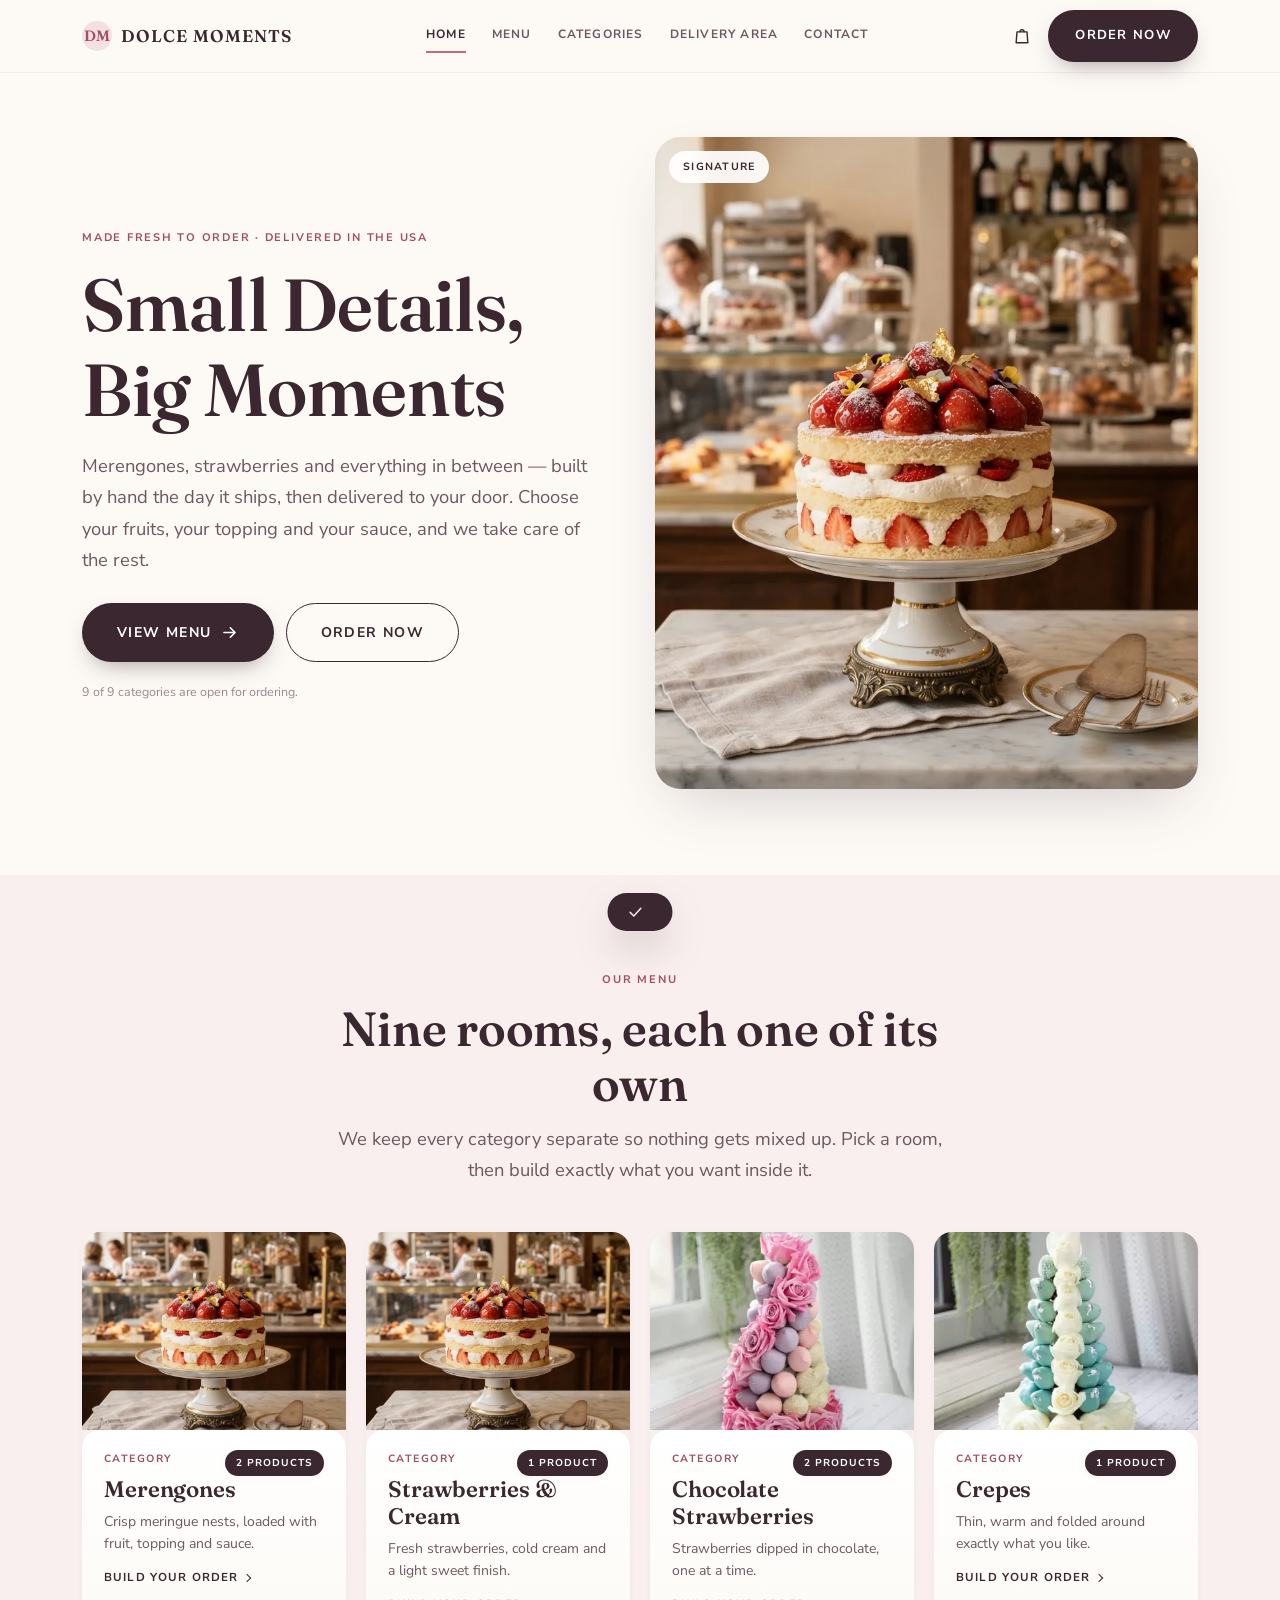
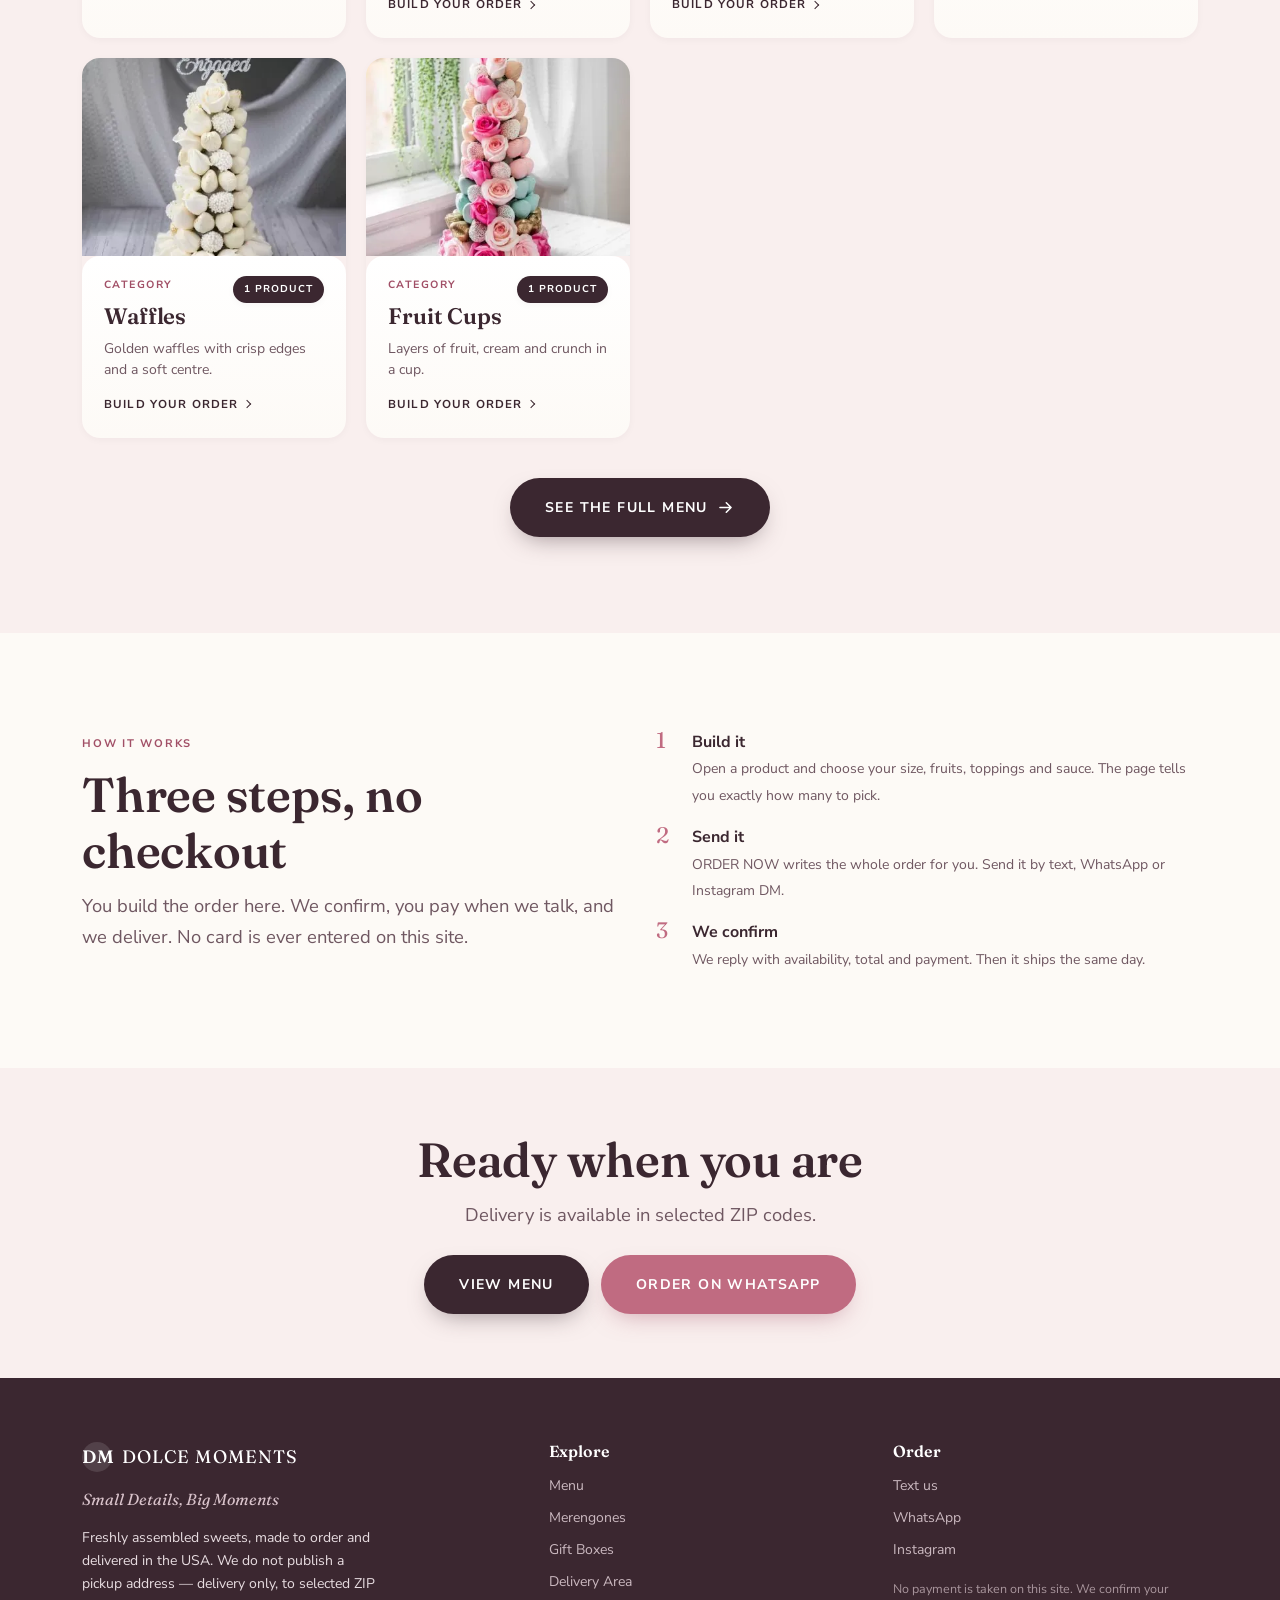
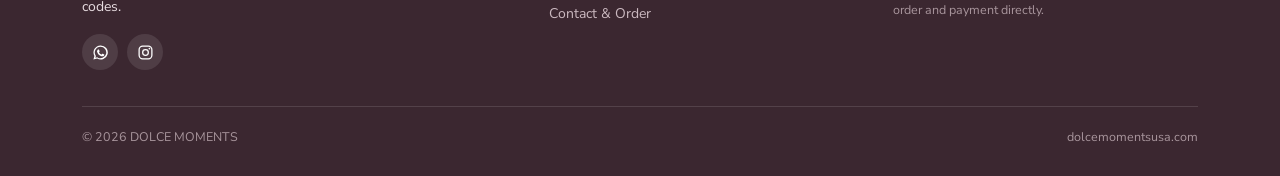
<file: site/index.html>
<!DOCTYPE html>
<html lang="en">
<head>
<meta charset="utf-8">
<meta name="viewport" content="width=device-width, initial-scale=1">
<title>Dolce Moments — Small Details, Big Moments</title>
<meta name="description" content="Merengones, strawberries and sweets assembled by hand the day they ship and delivered across selected US ZIP codes. Build your own and order by text, WhatsApp or Instagram.">
<meta name="theme-color" content="#fdfaf6">
<meta property="og:title" content="Dolce Moments">
<meta property="og:description" content="Small Details, Big Moments.">
<meta property="og:url" content="https://dolcemomentsusa.com/">
<link rel="preconnect" href="https://fonts.googleapis.com">
<link rel="preconnect" href="https://fonts.gstatic.com" crossorigin>
<link href="https://fonts.googleapis.com/css2?family=Fraunces:ital,opsz,wght,SOFT,WONK@0,9..144,400..700,100,1;1,9..144,400..700,100,1&family=Nunito+Sans:wght@300..800&display=swap" rel="stylesheet">
<link rel="stylesheet" href="css/site.css">
<link rel="icon" href="data:image/svg+xml,<svg xmlns='http://www.w3.org/2000/svg' viewBox='0 0 32 32'><circle cx='16' cy='16' r='15' fill='%23c06b81'/><text x='16' y='22' font-size='15' font-family='Georgia' fill='white' text-anchor='middle'>D</text></svg>">
</head>
<body data-page="home">

<header data-chrome="header"></header>

<main data-home></main>

<footer data-chrome="footer"></footer>

<script src="js/data.js"></script>
<script src="js/app.js"></script>
<script src="js/cart.js"></script>
</body>
</html>
</file>
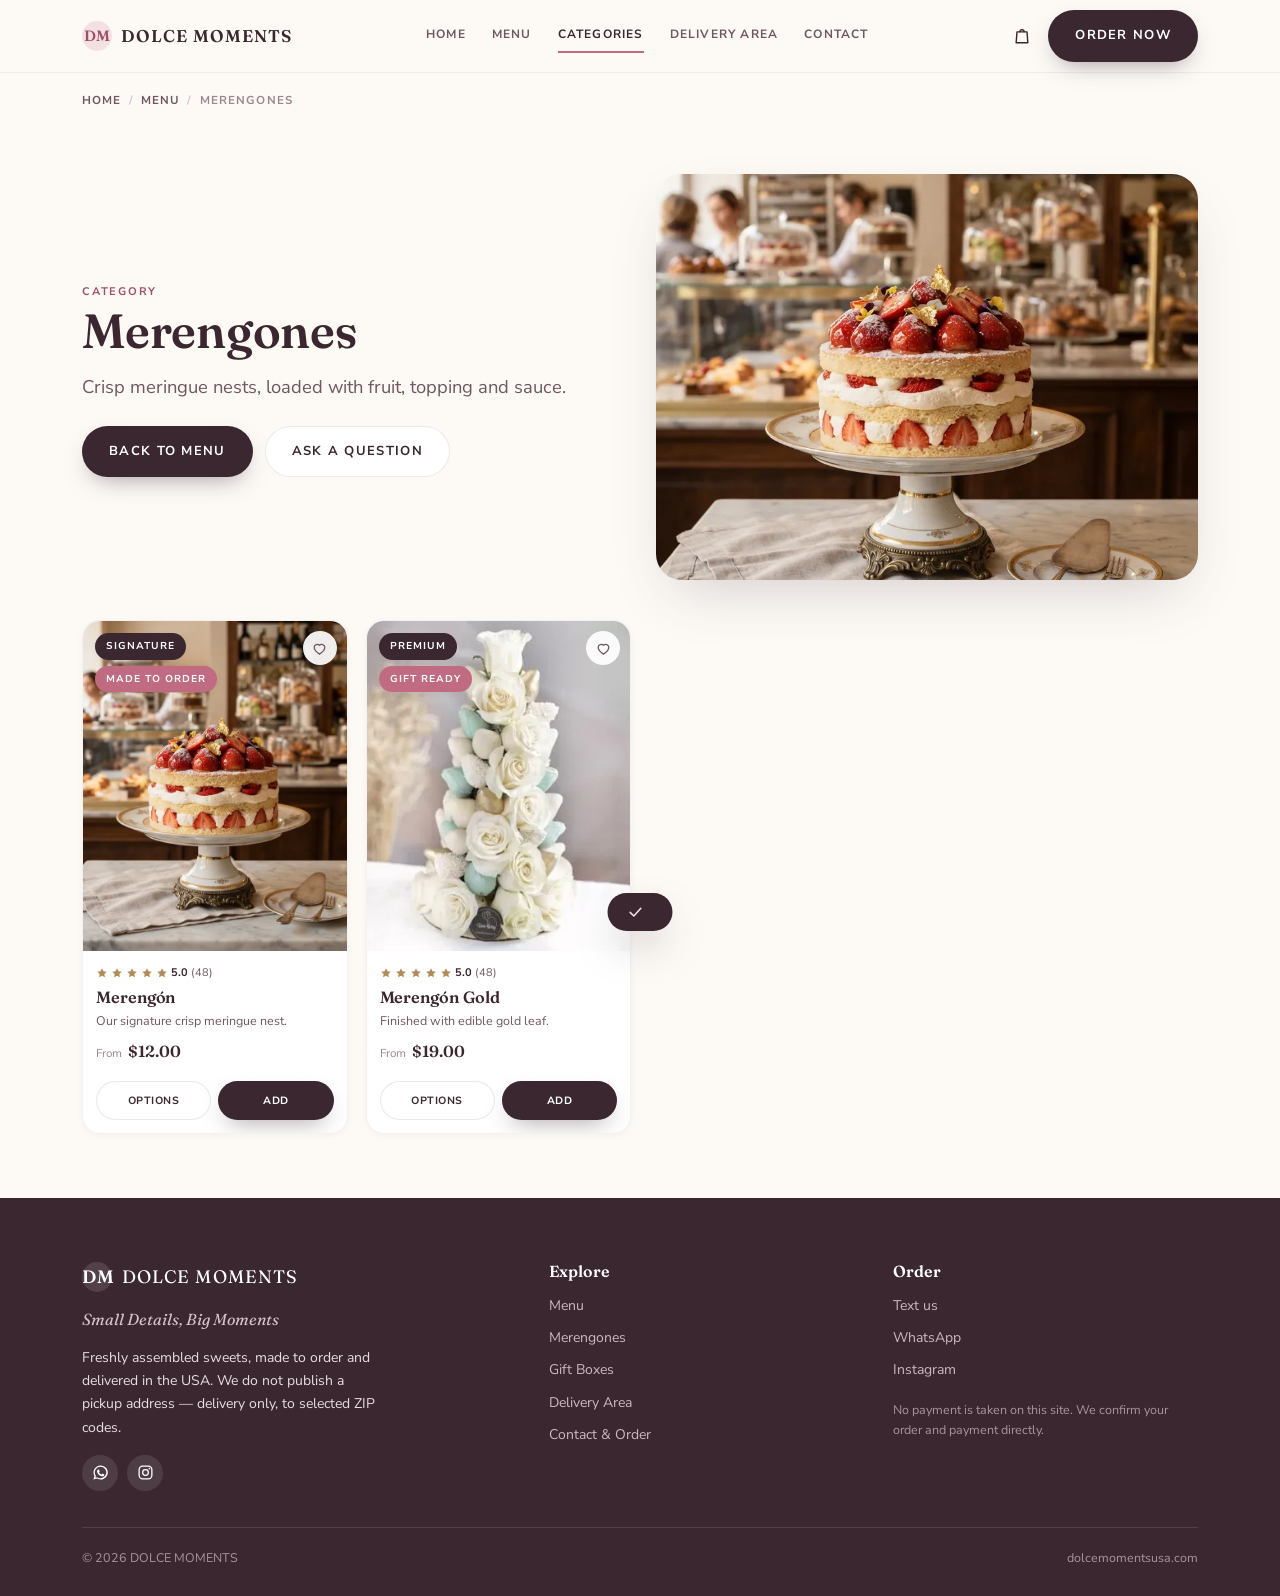
<file: site/category.html>
<!DOCTYPE html>
<html lang="en">
<head>
<meta charset="utf-8">
<meta name="viewport" content="width=device-width, initial-scale=1">
<title>Category — Dolce Moments</title>
<meta name="description" content="Browse a Dolce Moments category and build your order.">
<meta name="theme-color" content="#fdfaf6">
<meta property="og:title" content="Dolce Moments">
<meta property="og:description" content="Small Details, Big Moments.">
<meta property="og:url" content="https://dolcemomentsusa.com/menu">
<link rel="preconnect" href="https://fonts.googleapis.com">
<link rel="preconnect" href="https://fonts.gstatic.com" crossorigin>
<link href="https://fonts.googleapis.com/css2?family=Fraunces:ital,opsz,wght,SOFT,WONK@0,9..144,400..700,100,1;1,9..144,400..700,100,1&family=Nunito+Sans:wght@300..800&display=swap" rel="stylesheet">
<link rel="stylesheet" href="css/site.css">
<link rel="icon" href="data:image/svg+xml,<svg xmlns='http://www.w3.org/2000/svg' viewBox='0 0 32 32'><circle cx='16' cy='16' r='15' fill='%23c06b81'/><text x='16' y='22' font-size='15' font-family='Georgia' fill='white' text-anchor='middle'>D</text></svg>">
</head>
<body data-page="category">

<header data-chrome="header"></header>

<main data-category></main>

<footer data-chrome="footer"></footer>

<script src="js/data.js"></script>
<script src="js/app.js"></script>
<script src="js/cart.js"></script>
</body>
</html>
</file>
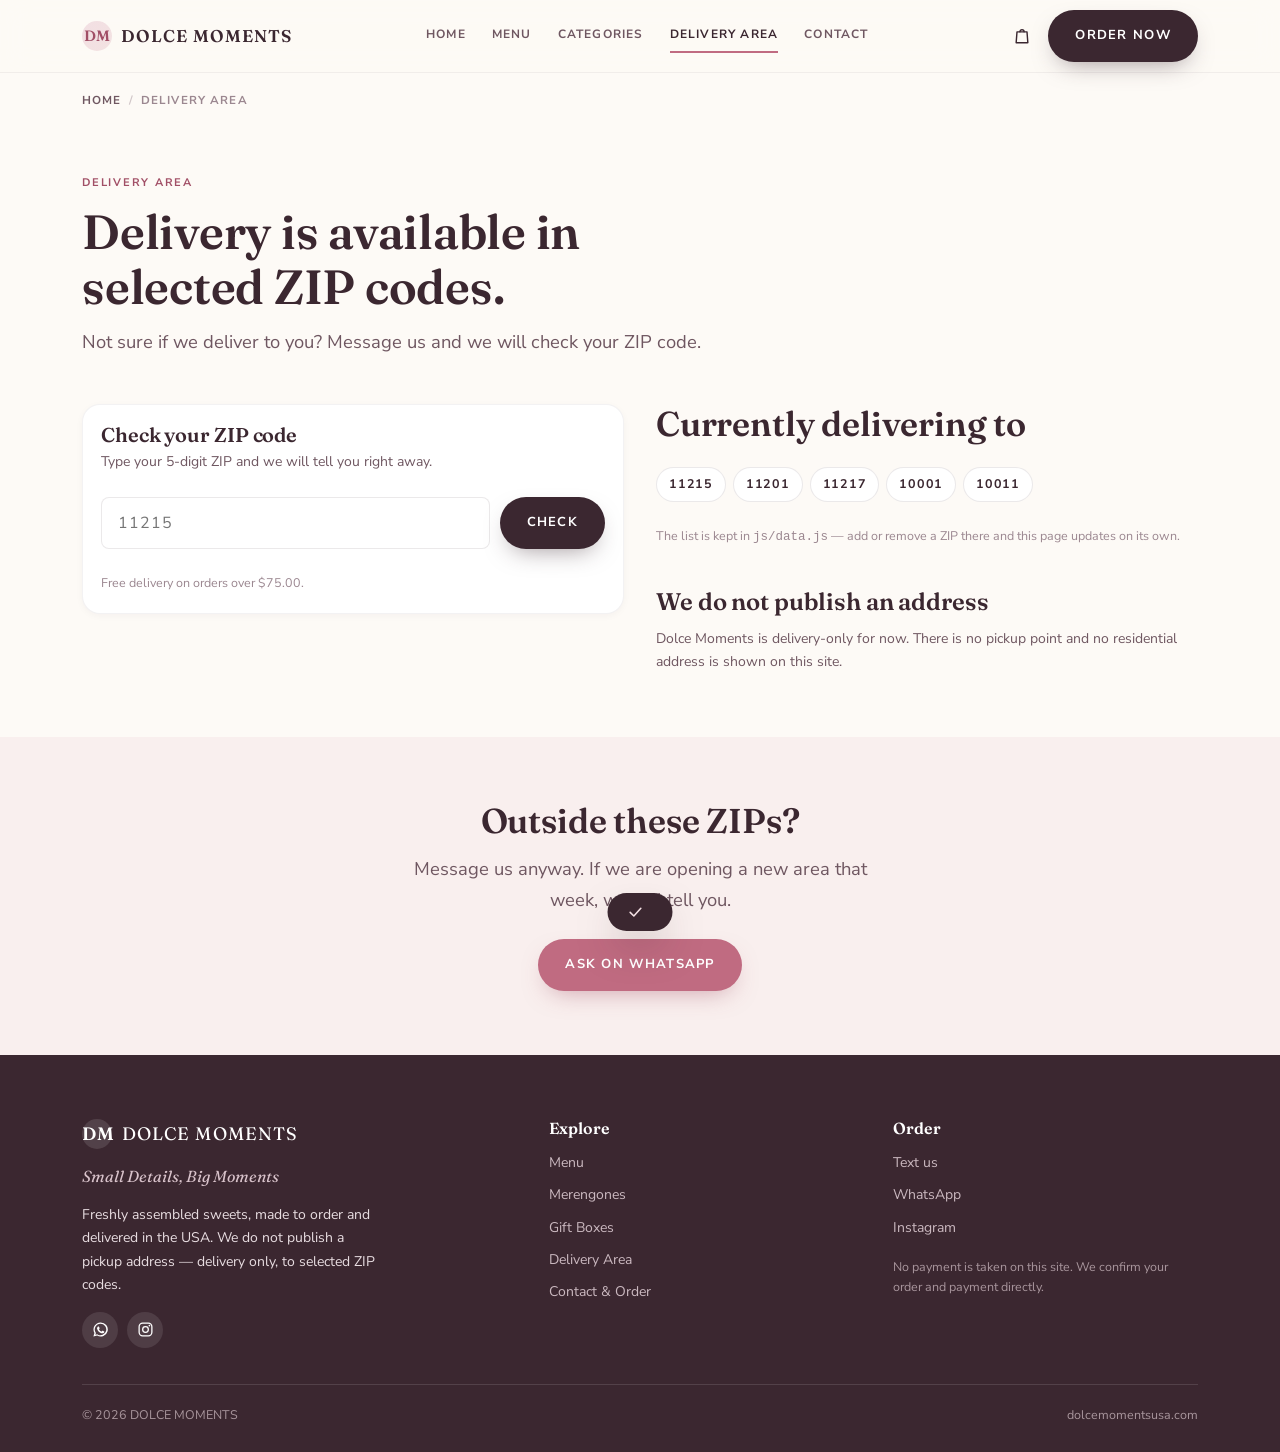
<file: site/delivery.html>
<!DOCTYPE html>
<html lang="en">
<head>
<meta charset="utf-8">
<meta name="viewport" content="width=device-width, initial-scale=1">
<title>Delivery Area — Dolce Moments</title>
<meta name="description" content="Delivery is available in selected ZIP codes. Check whether we deliver to you.">
<meta name="theme-color" content="#fdfaf6">
<meta property="og:title" content="Dolce Moments">
<meta property="og:description" content="Small Details, Big Moments.">
<meta property="og:url" content="https://dolcemomentsusa.com/delivery">
<link rel="preconnect" href="https://fonts.googleapis.com">
<link rel="preconnect" href="https://fonts.gstatic.com" crossorigin>
<link href="https://fonts.googleapis.com/css2?family=Fraunces:ital,opsz,wght,SOFT,WONK@0,9..144,400..700,100,1;1,9..144,400..700,100,1&family=Nunito+Sans:wght@300..800&display=swap" rel="stylesheet">
<link rel="stylesheet" href="css/site.css">
<link rel="icon" href="data:image/svg+xml,<svg xmlns='http://www.w3.org/2000/svg' viewBox='0 0 32 32'><circle cx='16' cy='16' r='15' fill='%23c06b81'/><text x='16' y='22' font-size='15' font-family='Georgia' fill='white' text-anchor='middle'>D</text></svg>">
</head>
<body data-page="delivery">

<header data-chrome="header"></header>

<main data-delivery></main>

<footer data-chrome="footer"></footer>

<script src="js/data.js"></script>
<script src="js/app.js"></script>
<script src="js/cart.js"></script>
</body>
</html>
</file>
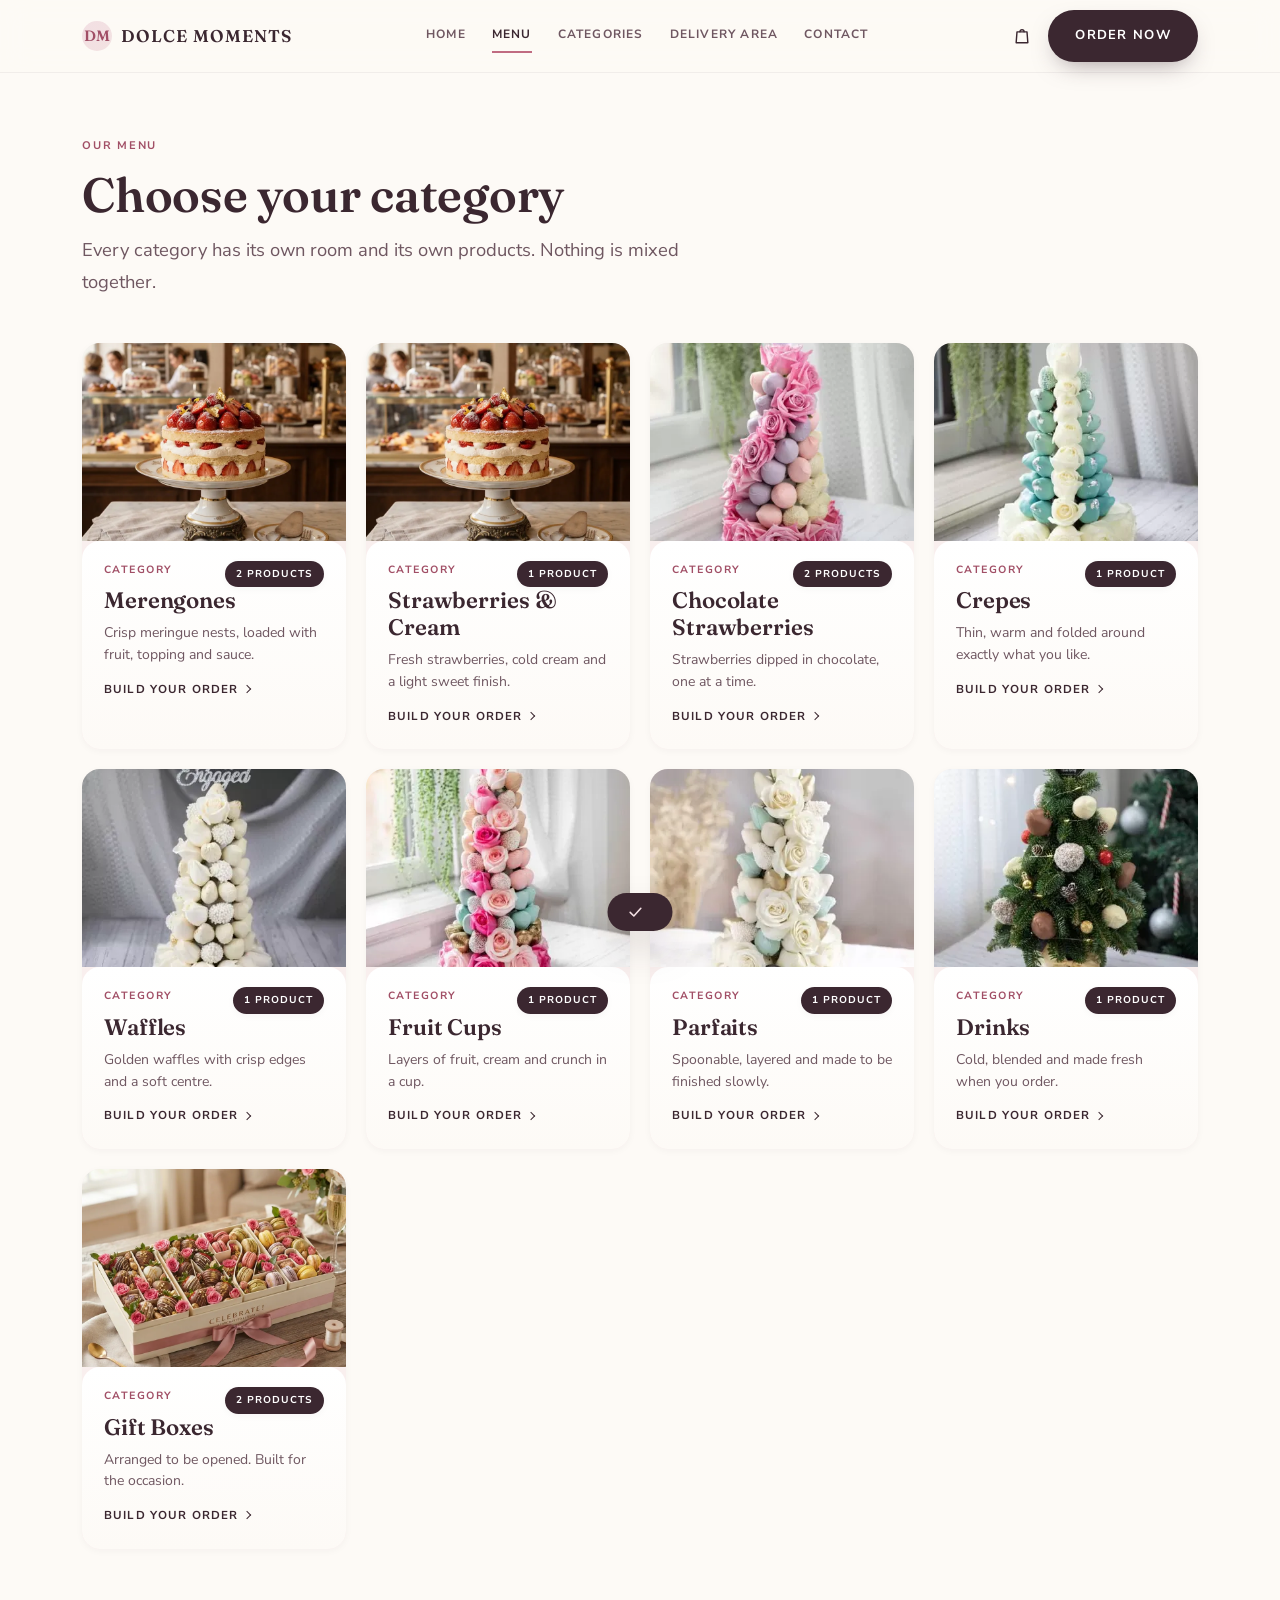
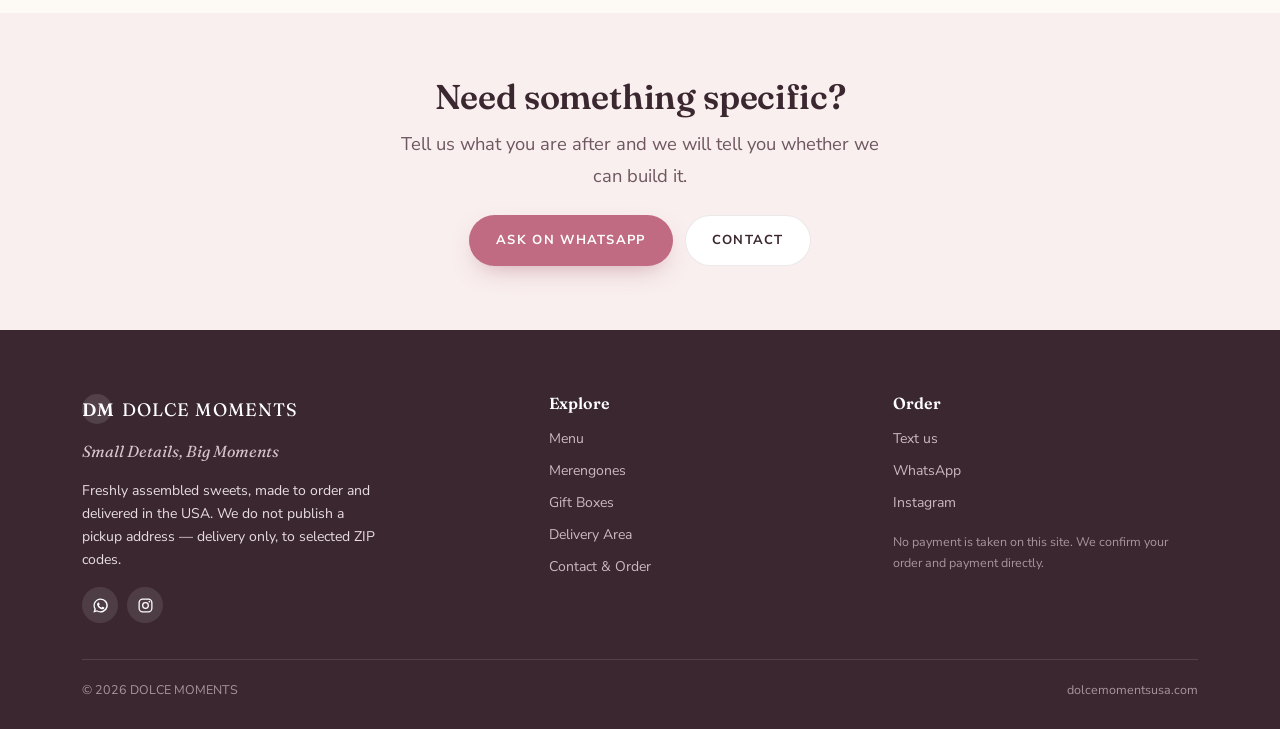
<file: site/menu.html>
<!DOCTYPE html>
<html lang="en">
<head>
<meta charset="utf-8">
<meta name="viewport" content="width=device-width, initial-scale=1">
<title>Menu — Dolce Moments</title>
<meta name="description" content="Nine categories, each with its own room: merengones, strawberries & cream, chocolate strawberries, crepes, waffles, fruit cups, parfaits, drinks and gift boxes.">
<meta name="theme-color" content="#fdfaf6">
<meta property="og:title" content="Dolce Moments">
<meta property="og:description" content="Small Details, Big Moments.">
<meta property="og:url" content="https://dolcemomentsusa.com/menu">
<link rel="preconnect" href="https://fonts.googleapis.com">
<link rel="preconnect" href="https://fonts.gstatic.com" crossorigin>
<link href="https://fonts.googleapis.com/css2?family=Fraunces:ital,opsz,wght,SOFT,WONK@0,9..144,400..700,100,1;1,9..144,400..700,100,1&family=Nunito+Sans:wght@300..800&display=swap" rel="stylesheet">
<link rel="stylesheet" href="css/site.css">
<link rel="icon" href="data:image/svg+xml,<svg xmlns='http://www.w3.org/2000/svg' viewBox='0 0 32 32'><circle cx='16' cy='16' r='15' fill='%23c06b81'/><text x='16' y='22' font-size='15' font-family='Georgia' fill='white' text-anchor='middle'>D</text></svg>">
</head>
<body data-page="menu">

<header data-chrome="header"></header>

<main data-menu></main>

<footer data-chrome="footer"></footer>

<script src="js/data.js"></script>
<script src="js/app.js"></script>
<script src="js/cart.js"></script>
</body>
</html>
</file>
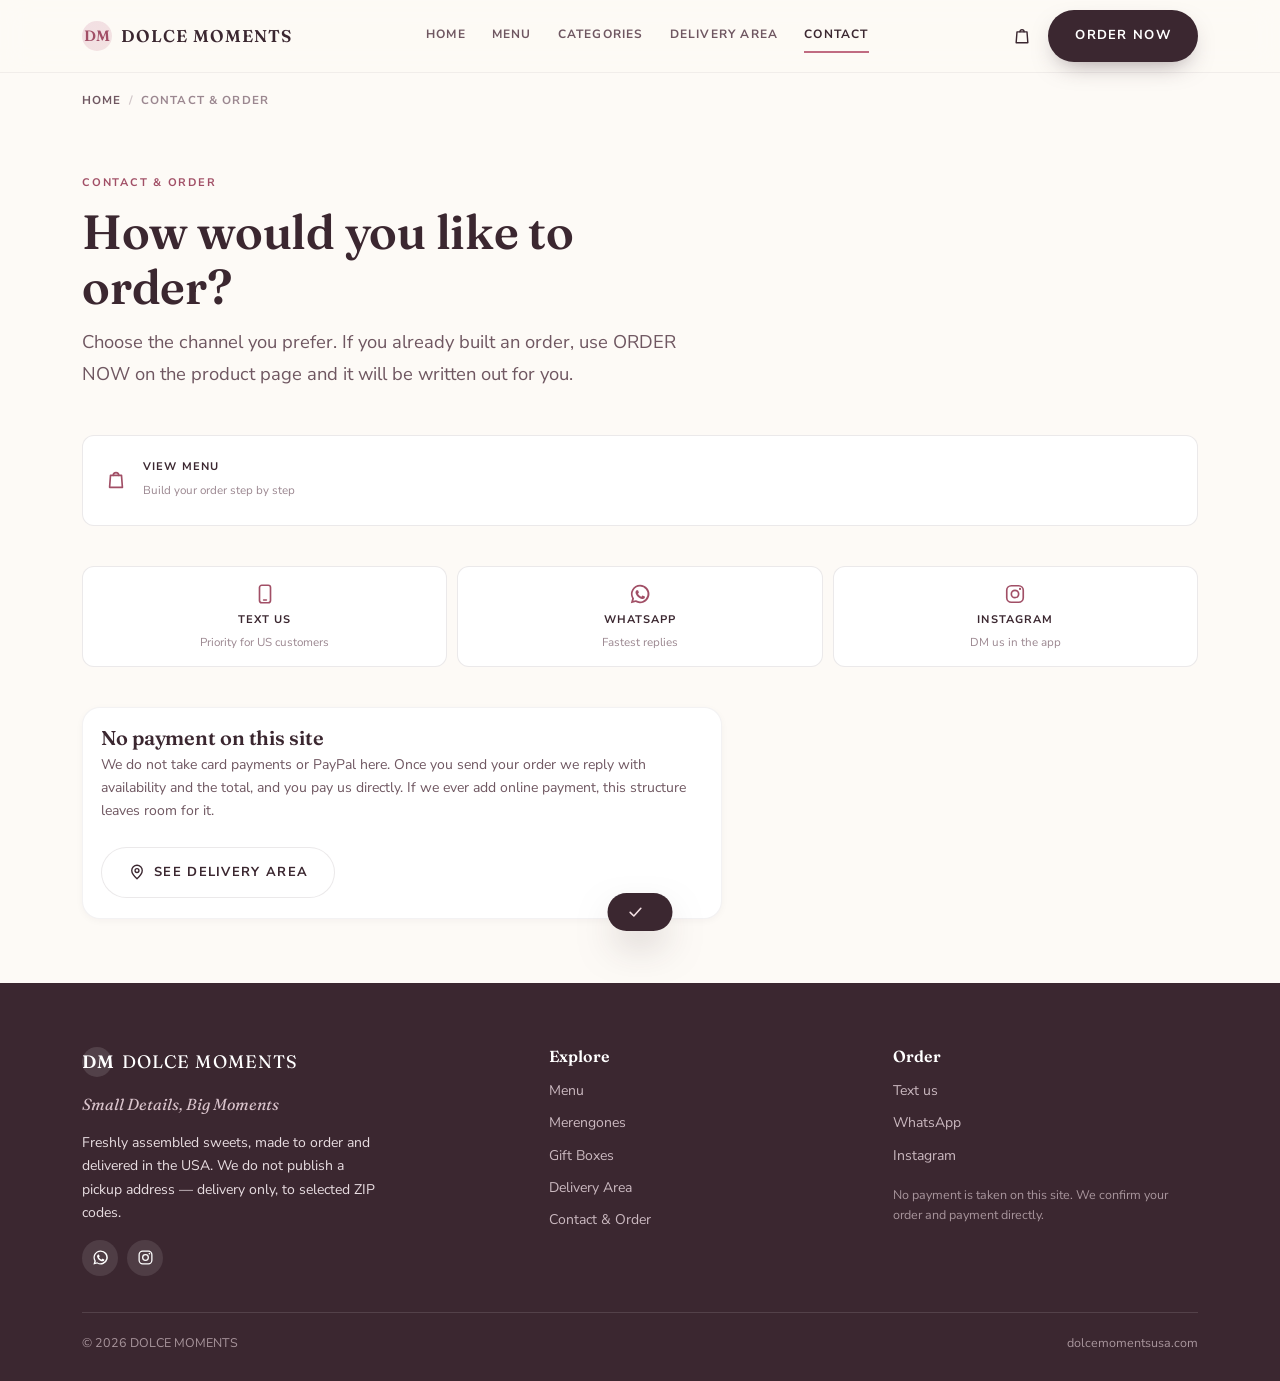
<file: site/order.html>
<!DOCTYPE html>
<html lang="en">
<head>
<meta charset="utf-8">
<meta name="viewport" content="width=device-width, initial-scale=1">
<title>Contact & Order — Dolce Moments</title>
<meta name="description" content="Order by text, WhatsApp or Instagram. No payment is taken on this site.">
<meta name="theme-color" content="#fdfaf6">
<meta property="og:title" content="Dolce Moments">
<meta property="og:description" content="Small Details, Big Moments.">
<meta property="og:url" content="https://dolcemomentsusa.com/order">
<link rel="preconnect" href="https://fonts.googleapis.com">
<link rel="preconnect" href="https://fonts.gstatic.com" crossorigin>
<link href="https://fonts.googleapis.com/css2?family=Fraunces:ital,opsz,wght,SOFT,WONK@0,9..144,400..700,100,1;1,9..144,400..700,100,1&family=Nunito+Sans:wght@300..800&display=swap" rel="stylesheet">
<link rel="stylesheet" href="css/site.css">
<link rel="icon" href="data:image/svg+xml,<svg xmlns='http://www.w3.org/2000/svg' viewBox='0 0 32 32'><circle cx='16' cy='16' r='15' fill='%23c06b81'/><text x='16' y='22' font-size='15' font-family='Georgia' fill='white' text-anchor='middle'>D</text></svg>">
</head>
<body data-page="order">

<header data-chrome="header"></header>

<main data-order></main>

<footer data-chrome="footer"></footer>

<script src="js/data.js"></script>
<script src="js/app.js"></script>
<script src="js/cart.js"></script>
</body>
</html>
</file>
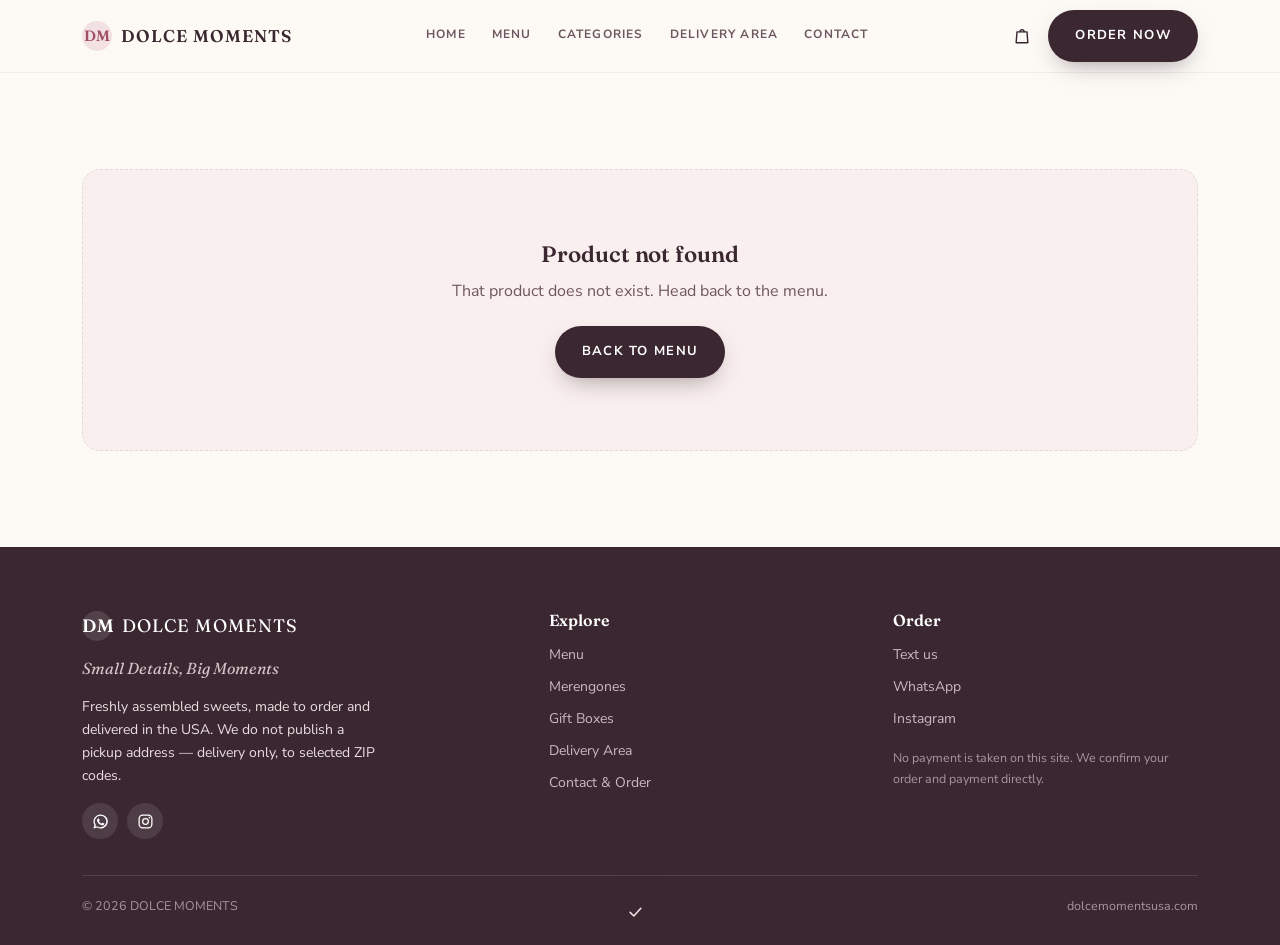
<file: site/product.html>
<!DOCTYPE html>
<html lang="en">
<head>
<meta charset="utf-8">
<meta name="viewport" content="width=device-width, initial-scale=1">
<title>Build your order — Dolce Moments</title>
<meta name="description" content="Choose your size, fruits, toppings, sauce and extras. Send your order by text, WhatsApp or Instagram.">
<meta name="theme-color" content="#fdfaf6">
<meta property="og:title" content="Dolce Moments">
<meta property="og:description" content="Small Details, Big Moments.">
<meta property="og:url" content="https://dolcemomentsusa.com/menu">
<link rel="preconnect" href="https://fonts.googleapis.com">
<link rel="preconnect" href="https://fonts.gstatic.com" crossorigin>
<link href="https://fonts.googleapis.com/css2?family=Fraunces:ital,opsz,wght,SOFT,WONK@0,9..144,400..700,100,1;1,9..144,400..700,100,1&family=Nunito+Sans:wght@300..800&display=swap" rel="stylesheet">
<link rel="stylesheet" href="css/site.css">
<link rel="icon" href="data:image/svg+xml,<svg xmlns='http://www.w3.org/2000/svg' viewBox='0 0 32 32'><circle cx='16' cy='16' r='15' fill='%23c06b81'/><text x='16' y='22' font-size='15' font-family='Georgia' fill='white' text-anchor='middle'>D</text></svg>">
</head>
<body data-page="product">

<header data-chrome="header"></header>

<main data-product></main>

<footer data-chrome="footer"></footer>

<script src="js/data.js"></script>
<script src="js/app.js"></script>
<script src="js/cart.js"></script>
</body>
</html>
</file>
<file: site/css/site.css>
/* =============================================================
   DOLCE MOMENTS — Sistema visual
   Mobile first. Premium y femenino sin caer en lo infantil:
   mucho aire, serif cálido, rosa polvo apagado,“零 doodles”.
   ============================================================= */

:root {
  /* superficies */
  --cream: #fdfaf6;
  --surface: #ffffff;
  --blush: #f9efee;
  --blush-deep: #f3e2e1;

  /* tinta */
  --plum: #3b2730;
  --plum-soft: #6f5761;
  --plum-faint: #9b8790;

  /* acento */
  --rose: #c06b81;
  --rose-deep: #a14f66;
  --rose-tint: #f2dfe3;
  --gold: #b08d57;

  /* líneas */
  --line: rgba(59, 39, 48, 0.10);
  --line-soft: rgba(59, 39, 48, 0.06);

  /* sombras: cálidas, nunca grises */
  --sh-1: 0 2px 10px -2px rgba(59, 39, 48, 0.06);
  --sh-2: 0 12px 30px -10px rgba(59, 39, 48, 0.14);
  --sh-3: 0 24px 60px -18px rgba(59, 39, 48, 0.22);

  /* tipografía */
  --serif: 'Fraunces', Georgia, 'Times New Roman', serif;
  --sans: 'Nunito Sans', system-ui, -apple-system, sans-serif;

  /* radio: suave, nunca afilado */
  --r-sm: 8px;
  --r: 12px;
  --r-lg: 18px;
  --r-xl: 26px;
  --r-pill: 999px;

  /* ritmo */
  --gut: 20px;
  --max: 1180px;
  --hdr: 60px;
}

@media (min-width: 768px) {
  :root { --gut: 32px; --hdr: 72px; }
}

/* ---------------- reset ---------------- */
*, *::before, *::after { box-sizing: border-box; }
html { -webkit-text-size-adjust: 100%; scroll-behavior: smooth; }
@media (prefers-reduced-motion: reduce) {
  html { scroll-behavior: auto; }
  *, *::before, *::after {
    animation-duration: 0.01ms !important;
    transition-duration: 0.01ms !important;
  }
}
body {
  margin: 0;
  background: var(--cream);
  color: var(--plum);
  font-family: var(--sans);
  font-size: 16px;
  line-height: 1.65;
  font-optical-sizing: auto;
  -webkit-font-smoothing: antialiased;
  /* clip y no hidden: hidden convierte el body en contenedor de scroll
     y rompe position:sticky en la columna del detalle */
  overflow-x: clip;
}
img { max-width: 100%; display: block; }
a { color: inherit; }
button { font: inherit; color: inherit; }
h1, h2, h3, h4 {
  font-family: var(--serif);
  font-weight: 600;
  line-height: 1.15;
  letter-spacing: -0.005em;
  margin: 0;
  color: var(--plum);
}
p { margin: 0; }
ul { margin: 0; padding: 0; list-style: none; }

:focus-visible {
  outline: 3px solid var(--rose);
  outline-offset: 3px;
  border-radius: 4px;
}

.sr-only {
  position: absolute; width: 1px; height: 1px;
  padding: 0; margin: -1px; overflow: hidden;
  clip: rect(0 0 0 0); white-space: nowrap; border: 0;
}

.wrap {
  width: 100%;
  max-width: var(--max);
  margin-inline: auto;
  padding-inline: var(--gut);
}

/* ---------------- tipografía ---------------- */
.eyebrow {
  font-size: 11px;
  font-weight: 700;
  letter-spacing: 0.16em;
  text-transform: uppercase;
  color: var(--rose-deep);
}
.h-hero { font-size: clamp(2.4rem, 9vw, 4.6rem); font-weight: 600; }
.h-1     { font-size: clamp(1.9rem, 6.5vw, 3rem); }
.h-2     { font-size: clamp(1.5rem, 5vw, 2.15rem); }
.h-3     { font-size: clamp(1.2rem, 4vw, 1.5rem); }
.lede    { font-size: clamp(1rem, 3.6vw, 1.15rem); color: var(--plum-soft); line-height: 1.7; }
.small   { font-size: 14px; color: var(--plum-soft); }
.tiny    { font-size: 12.5px; color: var(--plum-faint); }
.center  { text-align: center; }
.balance { text-wrap: balance; }

.serif { font-family: var(--serif); }

/* ---------------- botones ---------------- */
.btn {
  display: inline-flex;
  align-items: center;
  justify-content: center;
  gap: 8px;
  padding: 14px 26px;
  border-radius: var(--r-pill);
  border: 1px solid transparent;
  font-family: var(--sans);
  font-size: 13px;
  font-weight: 700;
  letter-spacing: 0.1em;
  text-transform: uppercase;
  text-decoration: none;
  cursor: pointer;
  transition: transform 0.18s cubic-bezier(0.16, 1, 0.3, 1),
              background 0.2s, color 0.2s, box-shadow 0.2s, border-color 0.2s;
  -webkit-tap-highlight-color: transparent;
}
.btn:active { transform: scale(0.975); }
/* cualquier SVG dentro de un botón se dimensiona aquí, tenga o no clase */
.btn svg { width: 18px; height: 18px; flex-shrink: 0; }
.btn--lg svg { width: 19px; height: 19px; }
.btn--primary {
  background: var(--plum);
  color: #fff;
  box-shadow: 0 10px 24px -10px rgba(59, 39, 48, 0.5);
}
.btn--primary:hover { background: #2b1c23; }
.btn--rose {
  background: var(--rose);
  color: #fff;
  box-shadow: 0 10px 24px -10px rgba(161, 79, 102, 0.5);
}
.btn--rose:hover { background: var(--rose-deep); }
.btn--ghost {
  background: transparent;
  border-color: var(--plum);
  color: var(--plum);
}
.btn--ghost:hover { background: var(--plum); color: #fff; }
.btn--quiet {
  background: var(--surface);
  border-color: var(--line);
  color: var(--plum);
}
.btn--quiet:hover { border-color: var(--plum-faint); background: var(--blush); }
.btn--block { width: 100%; }
.btn--lg { padding: 17px 34px; font-size: 14px; }
.btn[disabled] { opacity: 0.4; cursor: not-allowed; }
.btn[disabled]:active { transform: none; }

.btn__icon { width: 18px; height: 18px; flex-shrink: 0; }

/* ---------------- header ---------------- */
.hdr {
  position: sticky;
  top: 0;
  z-index: 60;
  background: rgba(253, 250, 246, 0.9);
  backdrop-filter: blur(14px);
  -webkit-backdrop-filter: blur(14px);
  border-bottom: 1px solid var(--line-soft);
}
.hdr__in {
  height: var(--hdr);
  display: flex;
  align-items: center;
  justify-content: space-between;
  gap: 12px;
}
.brand {
  display: flex;
  align-items: center;
  gap: 9px;
  text-decoration: none;
  flex-shrink: 0;
}
.brand__mark {
  width: 30px; height: 30px;
  border-radius: 50%;
  background: linear-gradient(145deg, var(--rose-tint), var(--blush-deep));
  display: grid;
  place-items: center;
  font-family: var(--serif);
  font-size: 15px;
  font-weight: 600;
  color: var(--rose-deep);
  flex-shrink: 0;
}
.brand__name {
  font-family: var(--serif);
  font-size: 17px;
  font-weight: 600;
  letter-spacing: 0.06em;
  white-space: nowrap;
}

.nav { display: none; gap: 26px; align-items: center; }
@media (min-width: 900px) { .nav { display: flex; } }
.nav__a {
  font-size: 12px;
  font-weight: 700;
  letter-spacing: 0.1em;
  text-transform: uppercase;
  text-decoration: none;
  color: var(--plum-soft);
  padding: 6px 0;
  border-bottom: 2px solid transparent;
  transition: color 0.2s, border-color 0.2s;
}
.nav__a:hover { color: var(--plum); border-bottom-color: var(--rose); }
.nav__a[aria-current='page'] { color: var(--plum); border-bottom-color: var(--rose); }

.hdr__cta { display: none; }
@media (min-width: 640px) { .hdr__cta { display: inline-flex; } }

.burger {
  width: 40px; height: 40px;
  display: grid;
  place-items: center;
  border: 0;
  background: transparent;
  border-radius: 50%;
  cursor: pointer;
  color: var(--plum);
}
@media (min-width: 900px) { .burger { display: none; } }
.burger:hover { background: var(--blush); }
.burger span { display: block; width: 19px; height: 1.5px; background: currentColor; border-radius: 2px; position: relative; }
.burger span::before, .burger span::after {
  content: ''; position: absolute; left: 0;
  width: 19px; height: 1.5px; background: currentColor; border-radius: 2px;
  transition: transform 0.28s cubic-bezier(0.16, 1, 0.3, 1);
}
.burger span::before { top: -6px; }
.burger span::after  { top: 6px; }
.burger[aria-expanded='true'] span { background: transparent; }
.burger[aria-expanded='true'] span::before { transform: translateY(6px) rotate(45deg); }
.burger[aria-expanded='true'] span::after  { transform: translateY(-6px) rotate(-45deg); }

/* menú móvil */
.msheet {
  position: fixed;
  inset: var(--hdr) 0 0;
  background: var(--cream);
  z-index: 55;
  padding: 22px var(--gut) 40px;
  overflow-y: auto;
  display: flex;
  flex-direction: column;
  gap: 4px;
  opacity: 0;
  visibility: hidden;
  transform: translateY(-8px);
  transition: opacity 0.3s, transform 0.3s cubic-bezier(0.16, 1, 0.3, 1), visibility 0.3s;
}
.msheet.is-open { opacity: 1; visibility: visible; transform: translateY(0); }
.msheet__a {
  display: flex;
  align-items: center;
  justify-content: space-between;
  padding: 17px 2px;
  font-family: var(--serif);
  font-size: 1.35rem;
  font-weight: 600;
  text-decoration: none;
  border-bottom: 1px solid var(--line-soft);
}
.msheet__a:hover { color: var(--rose-deep); }
.msheet__a::after {
  content: '';
  width: 7px; height: 7px;
  border-right: 1.5px solid currentColor;
  border-top: 1.5px solid currentColor;
  transform: rotate(45deg);
  opacity: 0.4;
}
.msheet__foot { margin-top: 26px; display: flex; flex-direction: column; gap: 10px; }

/* ---------------- secciones ---------------- */
.sec { padding-block: clamp(48px, 11vw, 96px); }
.sec--blush { background: var(--blush); }
.sec--tight { padding-block: clamp(36px, 8vw, 64px); }

.sec__head { max-width: 640px; margin-bottom: clamp(26px, 6vw, 46px); }
.sec__head.center { margin-inline: auto; }
.sec__head .eyebrow { display: block; margin-bottom: 12px; }

/* ---------------- hero ---------------- */
.hero { padding-block: clamp(30px, 7vw, 64px) clamp(44px, 10vw, 86px); }
.hero__grid { display: grid; gap: clamp(28px, 6vw, 56px); align-items: center; }
@media (min-width: 900px) {
  .hero__grid { grid-template-columns: 1fr 1.05fr; }
}
.hero h1 { margin-block: 14px 18px; }
.hero__slogan {
  font-family: var(--serif);
  font-size: clamp(1.05rem, 3.4vw, 1.4rem);
  font-style: italic;
  color: var(--rose-deep);
  margin-bottom: 22px;
}
.hero__actions { display: flex; flex-wrap: wrap; gap: 12px; margin-top: 28px; }

/* marco de foto */
.frame {
  position: relative;
  border-radius: var(--r-xl);
  overflow: hidden;
  background: var(--blush);
  box-shadow: var(--sh-3);
  aspect-ratio: 4 / 5;
}
@media (min-width: 900px) { .frame { aspect-ratio: 5 / 6; } }
.frame img { width: 100%; height: 100%; object-fit: cover; }
.frame__empty {
  position: absolute; inset: 0;
  display: grid; place-items: center;
  gap: 10px;
  padding: 24px;
  text-align: center;
  background:
    radial-gradient(120% 80% at 30% 20%, #fff 0%, transparent 60%),
    linear-gradient(150deg, var(--blush) 0%, var(--blush-deep) 100%);
}
.frame__empty svg { width: 46px; height: 46px; opacity: 0.4; color: var(--rose-deep); }
.frame__badge {
  position: absolute;
  left: 14px; top: 14px;
  padding: 7px 14px;
  border-radius: var(--r-pill);
  background: rgba(255, 255, 255, 0.92);
  backdrop-filter: blur(6px);
  font-size: 10.5px;
  font-weight: 700;
  letter-spacing: 0.12em;
  text-transform: uppercase;
  color: var(--plum);
}

/* ---------------- botones.Order Now flotantes ---------------- */
.floatbar {
  position: fixed;
  left: 0; right: 0; bottom: 0;
  z-index: 58;
  padding: 12px var(--gut) calc(12px + env(safe-area-inset-bottom));
  background: rgba(253, 250, 246, 0.94);
  backdrop-filter: blur(14px);
  -webkit-backdrop-filter: blur(14px);
  border-top: 1px solid var(--line);
  display: flex;
  align-items: center;
  gap: 12px;
  transform: translateY(110%);
  transition: transform 0.35s cubic-bezier(0.16, 1, 0.3, 1);
}
.floatbar.is-up { transform: translateY(0); }
.floatbar__sum { flex: 1 1 auto; min-width: 0; }
.floatbar__k { font-size: 11px; font-weight: 700; letter-spacing: 0.1em; text-transform: uppercase; color: var(--plum-faint); }
.floatbar__v { font-family: var(--serif); font-size: 17px; font-weight: 600; white-space: nowrap; overflow: hidden; text-overflow: ellipsis; }
@media (min-width: 900px) { .floatbar { display: none; } }

/* ---------------- tarjetas de categoría ---------------- */
/* Máximo 4 columnas en escritorio, en menú y en categoría. */
.cats { display: grid; gap: 16px; grid-template-columns: 1fr; }
@media (min-width: 560px) { .cats { grid-template-columns: repeat(2, 1fr); } }
@media (min-width: 860px) { .cats { grid-template-columns: repeat(3, 1fr); gap: 20px; } }
@media (min-width: 1100px) { .cats { grid-template-columns: repeat(4, 1fr); gap: 20px; } }

.cat {
  position: relative;
  display: block;
  text-decoration: none;
  border-radius: var(--r-lg);
  overflow: hidden;
  background: var(--blush);
  box-shadow: var(--sh-1);
  transition: transform 0.3s cubic-bezier(0.16, 1, 0.3, 1), box-shadow 0.3s;
  min-height: 190px;
  isolation: isolate;
}
.cat:hover { transform: translateY(-4px); box-shadow: var(--sh-2); }
.cat__img { width: 100%; aspect-ratio: 4 / 3; object-fit: cover; }
/* todas las tarjetas de categoría a la misma altura */
.cat { display: flex; flex-direction: column; }
.cat__img { flex: 0 0 auto; }
.cat__body { flex: 1 1 auto; display: flex; flex-direction: column; position: relative;
  padding: 20px 22px 24px;
  background: linear-gradient(180deg, #fff 0%, var(--cream) 100%);
  border-radius: var(--r-lg);
}
.cat__k {
  font-size: 10.5px;
  font-weight: 700;
  letter-spacing: 0.14em;
  text-transform: uppercase;
  color: var(--rose-deep);
  margin-bottom: 8px;
}
.cat__n { font-family: var(--serif); font-size: 1.4rem; font-weight: 600; line-height: 1.2; }
.cat__b { font-size: 14px; color: var(--plum-soft); margin-top: 8px; line-height: 1.55; }
.cat__go {
  margin-top: auto; align-self: flex-start;
  display: inline-flex; align-items: center; gap: 6px;
  margin-top: 14px;
  font-size: 11.5px; font-weight: 700; letter-spacing: 0.1em; text-transform: uppercase;
  color: var(--plum);
}
.cat__go::after {
  content: ''; width: 6px; height: 6px;
  border-right: 1.5px solid currentColor; border-top: 1.5px solid currentColor;
  transform: rotate(45deg);
  transition: transform 0.25s;
}
.cat:hover .cat__go::after { transform: rotate(45deg) translate(2px, 2px); }

.tag {
  display: inline-block;
  padding: 5px 11px;
  border-radius: var(--r-pill);
  background: var(--rose-tint);
  color: var(--rose-deep);
  font-size: 10.5px;
  font-weight: 700;
  letter-spacing: 0.1em;
  text-transform: uppercase;
}
.tag--soon { background: var(--blush-deep); color: var(--plum-faint); }

/* ---------------- productos ---------------- */
.plist { display: grid; gap: 14px; grid-template-columns: repeat(2, 1fr); }
@media (min-width: 640px)  { .plist { gap: 16px; grid-template-columns: repeat(3, 1fr); } }
@media (min-width: 900px)  { .plist { gap: 18px; grid-template-columns: repeat(4, 1fr); } }

.pcard {
  position: relative;
  display: flex;
  flex-direction: column;
  background: var(--surface);
  border: 1px solid var(--line-soft);
  border-radius: var(--r-lg);
  overflow: hidden;
  box-shadow: var(--sh-1);
  transition: transform 0.32s cubic-bezier(0.16, 1, 0.3, 1), box-shadow 0.32s;
}
.pcard:hover { transform: translateY(-5px); box-shadow: var(--sh-2); }

.pcard__media {
  position: relative;
  aspect-ratio: 4 / 5;
  overflow: hidden;
  background: var(--blush);
}
.pcard__media img {
  width: 100%; height: 100%; object-fit: cover;
  transition: transform 0.55s cubic-bezier(0.16, 1, 0.3, 1);
}
.pcard:hover .pcard__media img { transform: scale(1.05); }

.pcard__tags {
  position: absolute;
  top: 12px; left: 12px;
  display: flex; flex-direction: column; align-items: flex-start; gap: 6px;
  z-index: 2;
}
.ptag {
  padding: 5px 11px;
  border-radius: var(--r-pill);
  background: rgba(255, 255, 255, 0.94);
  backdrop-filter: blur(6px);
  font-size: 10px;
  font-weight: 700;
  letter-spacing: 0.1em;
  text-transform: uppercase;
  color: var(--plum);
  box-shadow: var(--sh-1);
}
.ptag--dark { background: var(--plum); color: #fff; }
.ptag--rose { background: var(--rose); color: #fff; }

.pcard__fav {
  position: absolute;
  top: 10px; right: 10px;
  width: 34px; height: 34px;
  border: 0;
  border-radius: 50%;
  background: rgba(255, 255, 255, 0.92);
  backdrop-filter: blur(6px);
  display: grid; place-items: center;
  cursor: pointer;
  color: var(--plum-soft);
  z-index: 3;
  transition: color 0.2s, background 0.2s, transform 0.2s;
}
.pcard__fav:hover { color: var(--rose); transform: scale(1.08); }
.pcard__fav.is-on { color: var(--rose); }
.pcard__fav svg { width: 17px; height: 17px; }

.pcard__body {
  padding: 13px 13px 8px;
  display: flex; flex-direction: column; gap: 5px;
  flex: 1 1 auto;
}
.pcard__rate { display: flex; align-items: center; gap: 3px; font-size: 11px; color: var(--plum-soft); }
.pcard__rate svg { width: 12px; height: 12px; color: var(--gold); }
.pcard__rate b { color: var(--plum); font-weight: 700; }
.pcard__n { font-family: var(--serif); font-size: 1.02rem; font-weight: 600; line-height: 1.25; }
.pcard:hover .pcard__n { color: var(--rose-deep); }
.pcard__d {
  font-size: 12.5px; color: var(--plum-soft); line-height: 1.5;
  display: -webkit-box; -webkit-line-clamp: 2; -webkit-box-orient: vertical;
  overflow: hidden;
}
.pcard__price { display: flex; align-items: baseline; gap: 6px; margin-top: 2px; }
.pcard__from { font-size: 11.5px; color: var(--plum-faint); }
.pcard__p { font-family: var(--serif); font-size: 1rem; font-weight: 600; }

.pcard__foot { display: grid; grid-template-columns: 1fr 1fr; gap: 7px; padding: 8px 13px 13px; }
.pcard__foot .btn { padding: 10px 6px; font-size: 10.5px; letter-spacing: 0.05em; }

.pcard__cover { position: absolute; inset: 0; z-index: 1; border-radius: var(--r-lg); }
.pcard__foot .btn { position: relative; z-index: 3; }
.pcard__fav { z-index: 3; }

@media (max-width: 420px) {
  .pcard__foot { grid-template-columns: 1fr; }
}

/* ---------------- galería de detalle ---------------- */
.gallery { display: flex; flex-direction: column; gap: 12px; }
.gal__main {
  position: relative;
  border-radius: var(--r-xl);
  overflow: hidden;
  background: var(--blush);
  box-shadow: var(--sh-2);
  aspect-ratio: 4 / 5;
}
.gal__main img { width: 100%; height: 100%; object-fit: cover; }
.gal__badges { position: absolute; top: 14px; left: 14px; display: flex; flex-direction: column; gap: 6px; z-index: 2; }
.gal__thumbs { display: grid; grid-template-columns: repeat(4, 1fr); gap: 10px; }
.gal__thumb {
  border: 1px solid var(--line);
  border-radius: var(--r);
  overflow: hidden;
  padding: 3px;
  background: var(--surface);
  cursor: pointer;
  aspect-ratio: 1;
  transition: border-color 0.2s, box-shadow 0.2s;
}
.gal__thumb img { width: 100%; height: 100%; object-fit: cover; border-radius: calc(var(--r) - 3px); }
.gal__thumb.is-on { border: 2px solid var(--rose); box-shadow: var(--sh-1); }

@media (min-width: 900px) {
  .gal__thumb:hover { border-color: var(--rose); }
}

/* ficha */
.info__tags { display: flex; flex-wrap: wrap; gap: 6px; margin-bottom: 14px; }
.info__rate { display: flex; align-items: center; gap: 6px; font-size: 13px; color: var(--plum-soft); margin-bottom: 8px; }
.info__rate svg { width: 15px; height: 15px; color: var(--gold); }
.info__rate a { color: inherit; text-decoration: underline; text-underline-offset: 3px; }
.info__price { display: flex; align-items: baseline; gap: 8px; margin-top: 12px; }
.info__price b { font-family: var(--serif); font-size: 1.8rem; font-weight: 600; }
.info__price span { font-size: 13px; color: var(--plum-faint); }
.info__hr { height: 1px; background: var(--line-soft); margin: 26px 0; }

/* franja de confianza */
.trust { display: grid; gap: 14px; grid-template-columns: 1fr; margin-top: 22px; }
@media (min-width: 620px) { .trust { grid-template-columns: repeat(3, 1fr); gap: 18px; } }
.trust__i { display: flex; gap: 11px; align-items: flex-start; }
.trust__i svg { width: 19px; height: 19px; color: var(--rose); flex-shrink: 0; margin-top: 2px; }
.trust__i b { display: block; font-size: 13.5px; }
.trust__i span { font-size: 12.5px; color: var(--plum-soft); line-height: 1.45; }

/* pestañas */
.tabs { margin-top: clamp(44px, 8vw, 72px); }
.tabs__nav { display: flex; gap: 4px; border-bottom: 1px solid var(--line); overflow-x: auto; -webkit-overflow-scrolling: touch; }
.tabs__b {
  border: 0; background: transparent;
  padding: 14px 18px;
  font-size: 12px; font-weight: 700; letter-spacing: 0.09em; text-transform: uppercase;
  color: var(--plum-faint);
  cursor: pointer; white-space: nowrap;
  border-bottom: 2px solid transparent;
  transition: color 0.2s, border-color 0.2s;
}
.tabs__b:hover { color: var(--plum); }
.tabs__b[aria-selected='true'] { color: var(--plum); border-bottom-color: var(--rose); }
.tabs__p { padding-top: 26px; max-width: 68ch; }
.tabs__p h3 { font-size: 1.1rem; margin-bottom: 10px; }
.tabs__p p { font-size: 15px; color: var(--plum-soft); line-height: 1.7; }
.tabs__p p + p { margin-top: 12px; }
.tabs__p ul { display: flex; flex-direction: column; gap: 9px; margin-top: 14px; }
.tabs__p li { position: relative; padding-left: 20px; font-size: 15px; color: var(--plum-soft); }
.tabs__p li::before {
  content: ''; position: absolute; left: 2px; top: 10px;
  width: 5px; height: 5px; border-radius: 50%; background: var(--rose);
}

/* related */
.related { border-top: 1px solid var(--line-soft); }

/* ---------------- breadcrumbs ---------------- */
.crumb {
  display: flex; flex-wrap: wrap; align-items: center; gap: 7px;
  font-size: 11.5px; font-weight: 700; letter-spacing: 0.1em; text-transform: uppercase;
  color: var(--plum-faint);
  padding-block: 18px 0;
}
.crumb a { text-decoration: none; color: var(--plum-soft); }
.crumb a:hover { color: var(--rose-deep); }
.crumb span[aria-hidden] { opacity: 0.45; }

/* ---------------- customizador ---------------- */
/* En escritorio la foto ocupa una columna contenida y se queda fija
   mientras se recorren las opciones. Antes ocupaba media pantalla y
   empujaba todo el selector fuera de vista. */
.cust { display: grid; gap: clamp(24px, 5vw, 44px); }
@media (min-width: 900px) {
  .cust {
    grid-template-columns: minmax(0, 400px) minmax(0, 1fr);
    gap: clamp(32px, 4vw, 56px);
    align-items: start;
  }
}

.stickycol { position: static; }
@media (min-width: 900px) {
  /* la galería, no el resumen, es lo que debe quedar fijo */
  .cust > .gal-col {
    position: sticky;
    top: calc(var(--hdr) + 16px);
  }
}

/* la foto no crece con la pantalla */
.gal__main { aspect-ratio: 4 / 5; max-height: 62vh; }
@media (max-width: 899px) { .gal__main { max-height: 58vh; } }

.qtyrow { display: flex; align-items: center; justify-content: space-between; gap: 12px; margin-top: 14px; }
.qtyrow__l { font-size: 12px; font-weight: 700; letter-spacing: 0.08em; text-transform: uppercase; color: var(--plum-soft); }

.group { padding-block: clamp(16px, 2.6vw, 22px); border-top: 1px solid var(--line-soft); }
.group:first-of-type { border-top: 0; padding-top: 0; }

.group__head { display: flex; align-items: baseline; justify-content: space-between; gap: 12px; margin-bottom: 12px; flex-wrap: wrap; }
.group__t { font-family: var(--serif); font-size: 1.13rem; font-weight: 600; }
.group__c {
  font-size: 11.5px; font-weight: 700; letter-spacing: 0.08em; text-transform: uppercase;
  color: var(--plum-faint);
  padding: 4px 10px; border-radius: var(--r-pill); background: var(--blush);
  white-space: nowrap;
}
.group__c.is-ok { background: #e5f0e8; color: #3f6b52; }
.group__c.is-bad { background: #fbe8e8; color: #9c4040; }
.group__h { font-size: 13px; color: var(--plum-soft); margin-top: -6px; margin-bottom: 12px; }

.opts { display: grid; gap: 8px; }
@media (min-width: 560px) { .opts--2 { grid-template-columns: repeat(2, 1fr); } }
@media (min-width: 760px) { .opts--3 { grid-template-columns: repeat(3, 1fr); } }
@media (min-width: 760px) { .opts--multi { grid-template-columns: repeat(4, 1fr); } }

.opt {
  position: relative;
  display: flex;
  align-items: center;
  gap: 10px;
  padding: 11px 13px;
  border: 1px solid var(--line);
  border-radius: var(--r);
  background: var(--surface);
  cursor: pointer;
  transition: border-color 0.18s, background 0.18s, box-shadow 0.18s, transform 0.15s;
  -webkit-tap-highlight-color: transparent;
}
.opt:hover { border-color: var(--rose); background: var(--cream); }
.opt input { position: absolute; opacity: 0; width: 0; height: 0; }
.opt__box {
  width: 19px; height: 19px;
  flex-shrink: 0;
  border: 1.5px solid var(--plum-faint);
  border-radius: 50%;
  display: grid; place-items: center;
  transition: border-color 0.18s, background 0.18s;
}
.opt--multi .opt__box { border-radius: 6px; }
.opt__box::after {
  content: '';
  width: 8px; height: 8px;
  border-radius: 50%;
  background: #fff;
  transform: scale(0);
  transition: transform 0.18s cubic-bezier(0.16, 1, 0.3, 1);
}
.opt--multi .opt__box::after { border-radius: 2px; }
.opt input:checked ~ .opt__box { background: var(--rose); border-color: var(--rose); }
.opt input:checked ~ .opt__box::after { transform: scale(1); }
.opt input:focus-visible ~ .opt__box { outline: 3px solid var(--rose); outline-offset: 2px; }
.opt:has(input:checked) { border-color: var(--rose); background: var(--blush); }
.opt:has(input:disabled) { opacity: 0.42; cursor: not-allowed; }
.opt:has(input:disabled):hover { border-color: var(--line); background: var(--surface); }
.opt__t { font-weight: 700; font-size: 14px; line-height: 1.3; }
.opt__s { display: block; font-size: 12px; font-weight: 400; color: var(--plum-faint); margin-top: 2px; }
.opt__p { margin-left: auto; font-size: 13px; font-weight: 700; color: var(--plum-soft); white-space: nowrap; }

.sizes { display: grid; gap: 12px; }
@media (min-width: 560px) { .sizes { grid-template-columns: repeat(2, 1fr); } }

/* size card: radio redondo + regla de límites debajo */
.sizeopt { align-items: flex-start; flex-wrap: wrap; padding: 15px 16px 13px; }
.sizeopt .opt__t { flex: 1 1 auto; }
.sizeopt .opt__p { margin-left: auto; font-family: var(--serif); font-size: 1rem; }
.sizeopt__rule {
  flex: 1 0 100%;
  margin-top: 10px;
  padding-top: 9px;
  border-top: 1px dashed var(--line);
  font-size: 11.5px;
  font-weight: 700;
  letter-spacing: 0.05em;
  text-transform: uppercase;
  color: var(--rose-deep);
}
.sizeopt:has(input:checked) .sizeopt__rule { border-top-color: rgba(192, 107, 129, 0.3); }

/* resumen */
.sum {
  background: var(--surface);
  border: 1px solid var(--line-soft);
  border-radius: var(--r-lg);
  padding: 22px 22px 24px;
  box-shadow: var(--sh-1);
}
.sum__t { font-family: var(--serif); font-size: 1.25rem; font-weight: 600; margin-bottom: 4px; }
.sum__l { display: grid; grid-template-columns: auto 1fr; gap: 8px 14px; margin-top: 18px; font-size: 14px; }
.sum__l dt { color: var(--plum-faint); font-size: 12px; font-weight: 700; letter-spacing: 0.06em; text-transform: uppercase; padding-top: 3px; }
.sum__l dd { margin: 0; }
.sum__empty { color: var(--plum-faint); font-style: italic; }
.sum__total {
  display: flex; align-items: baseline; justify-content: space-between; gap: 12px;
  margin-top: 20px; padding-top: 16px; border-top: 1px solid var(--line);
}
.sum__total span { font-size: 12px; font-weight: 700; letter-spacing: 0.1em; text-transform: uppercase; }
.sum__total strong { font-family: var(--serif); font-size: 1.5rem; font-weight: 600; }
.sum__note { margin-top: 14px; font-size: 12.5px; color: var(--plum-faint); line-height: 1.55; }
.sum__cta { margin-top: 16px; }
.sum__hint { margin-top: 14px; font-size: 12.5px; line-height: 1.5; }
.sum__hint.is-todo { color: var(--rose-deep); font-weight: 600; }
.sum__hint.is-ok { color: #3f6b52; font-weight: 600; }
.sum__ctas { display: flex; flex-direction: column; gap: 8px; margin-top: 14px; }
.sum__ctas .btn { margin-top: 0; }

.field { display: block; margin-top: 14px; }
.field__l { display: block; font-size: 12px; font-weight: 700; letter-spacing: 0.08em; text-transform: uppercase; color: var(--plum-soft); margin-bottom: 7px; }
.field input, .field textarea, .field select {
  width: 100%;
  padding: 13px 15px;
  border: 1px solid var(--line);
  border-radius: var(--r-sm);
  background: var(--cream);
  font-family: var(--sans);
  font-size: 15px;
  color: var(--plum);
  outline: none;
  transition: border-color 0.18s, box-shadow 0.18s;
}
.field textarea { min-height: 88px; resize: vertical; line-height: 1.55; }
.field input:focus, .field textarea:focus, .field select:focus {
  border-color: var(--rose);
  box-shadow: 0 0 0 3px rgba(192, 107, 129, 0.14);
}
.field input::placeholder, .field textarea::placeholder { color: var(--plum-faint); }
.field__err { font-size: 12.5px; color: #9c4040; margin-top: 6px; display: none; }
.field.is-bad input, .field.is-bad textarea { border-color: #c96a6a; }
.field.is-bad .field__err { display: block; }

/* ---------------- modal de envío ---------------- */
.sheet {
  position: fixed; inset: 0;
  z-index: 80;
  display: flex;
  align-items: flex-end;
  justify-content: center;
}
/* Necesario: .sheet declara display:flex y eso gana al [hidden] del
   navegador, dejando un overlay invisible encima de toda la página. */
.sheet[hidden] { display: none; }
@media (min-width: 700px) { .sheet { align-items: center; } }
.sheet__bg { position: absolute; inset: 0; background: rgba(43, 28, 35, 0.42); backdrop-filter: blur(3px); opacity: 0; transition: opacity 0.3s; }
.sheet__box {
  position: relative;
  width: 100%;
  max-width: 560px;
  max-height: 92dvh;
  overflow-y: auto;
  background: var(--cream);
  border-radius: var(--r-xl) var(--r-xl) 0 0;
  padding: 26px 24px calc(28px + env(safe-area-inset-bottom));
  transform: translateY(24px);
  opacity: 0;
  transition: transform 0.36s cubic-bezier(0.16, 1, 0.3, 1), opacity 0.26s;
}
@media (min-width: 700px) { .sheet__box { border-radius: var(--r-xl); padding-bottom: 30px; } }
.sheet.is-open .sheet__bg { opacity: 1; }
.sheet.is-open .sheet__box { transform: translateY(0); opacity: 1; }
.sheet__x { position: absolute; top: 16px; right: 16px; width: 36px; height: 36px; border: 0; background: var(--blush); border-radius: 50%; cursor: pointer; font-size: 18px; line-height: 1; color: var(--plum); }
.sheet__x:hover { background: var(--blush-deep); }
.sheet__h { font-family: var(--serif); font-size: 1.5rem; font-weight: 600; margin-bottom: 6px; }

.preview {
  background: var(--surface);
  border: 1px solid var(--line-soft);
  border-radius: var(--r);
  padding: 16px 18px;
  margin-block: 16px;
  font-family: ui-monospace, 'SF Mono', Menlo, Consolas, monospace;
  font-size: 13px;
  line-height: 1.65;
  white-space: pre-wrap;
  word-break: break-word;
  color: var(--plum);
  max-height: 240px;
  overflow-y: auto;
}
.channels { display: grid; gap: 10px; }
@media (min-width: 480px) { .channels { grid-template-columns: repeat(3, 1fr); } }
.ch {
  display: flex; flex-direction: column; align-items: center; gap: 6px;
  padding: 16px 12px;
  border: 1px solid var(--line);
  border-radius: var(--r);
  background: var(--surface);
  text-decoration: none;
  text-align: center;
  transition: border-color 0.18s, transform 0.18s, box-shadow 0.18s;
}
.ch:hover { border-color: var(--rose); transform: translateY(-2px); box-shadow: var(--sh-1); }
.ch svg { width: 22px; height: 22px; color: var(--rose-deep); }
.ch__l { font-size: 11px; font-weight: 700; letter-spacing: 0.1em; text-transform: uppercase; }
.ch__n { font-size: 11.5px; color: var(--plum-faint); line-height: 1.35; }

/* ---------------- ZIP ---------------- */
.zipbox { display: grid; gap: 16px; align-items: start; }
@media (min-width: 760px) { .zipbox { grid-template-columns: 1fr 1fr; gap: 32px; } }
.ziprow { display: flex; gap: 10px; flex-wrap: wrap; }
.ziprow input {
  flex: 1 1 170px;
  padding: 14px 16px;
  border: 1px solid var(--line);
  border-radius: var(--r-sm);
  background: var(--surface);
  font-family: var(--sans);
  font-size: 16px;
  letter-spacing: 0.06em;
  text-transform: uppercase;
  color: var(--plum);
  outline: none;
}
.ziprow input:focus { border-color: var(--rose); box-shadow: 0 0 0 3px rgba(192, 107, 129, 0.14); }
.zipres { margin-top: 14px; padding: 15px 18px; border-radius: var(--r); font-size: 15px; }
.zipres--ok { background: #eaf3ec; color: #33604a; border: 1px solid rgba(51,96,74,0.18); }
.zipres--no { background: #fbeaea; color: #8f3d3d; border: 1px solid rgba(143,61,61,0.18); }
.chips { display: flex; flex-wrap: wrap; gap: 7px; }
.chip {
  padding: 6px 12px; border-radius: var(--r-pill);
  background: var(--surface); border: 1px solid var(--line);
  font-size: 12.5px; font-weight: 700; letter-spacing: 0.06em;
  cursor: pointer; font-family: var(--sans);
}
.chip:hover { border-color: var(--rose); color: var(--rose-deep); }

/* ---------------- estados vacíos ---------------- */
.empty {
  text-align: center;
  padding: clamp(40px, 9vw, 72px) 24px;
  background: var(--blush);
  border-radius: var(--r-lg);
  border: 1px dashed var(--line);
}
.empty__t { font-family: var(--serif); font-size: 1.4rem; font-weight: 600; margin-bottom: 10px; }
.empty__b { color: var(--plum-soft); max-width: 46ch; margin-inline: auto; }
.empty .btn { margin-top: 22px; }

/* ---------------- footer ---------------- */
.ftr { background: var(--plum); color: #e8dde1; padding-block: clamp(40px, 8vw, 64px) 28px; margin-top: 0; }
.ftr h3 { color: #fff; font-size: 1rem; margin-bottom: 14px; }
.ftr a { color: #cbb9c0; text-decoration: none; font-size: 14px; }
.ftr a:hover { color: #fff; }
.ftr__grid { display: grid; gap: 30px; grid-template-columns: 1fr; }
@media (min-width: 700px) { .ftr__grid { grid-template-columns: 1.4fr 1fr 1fr; gap: 40px; } }
.ftr__brand { display: flex; align-items: center; gap: 10px; margin-bottom: 14px; }
.ftr__brand .brand__mark { background: rgba(255,255,255,0.12); color: #fff; }
.ftr__brand span { font-family: var(--serif); font-size: 18px; color: #fff; letter-spacing: 0.06em; }
.ftr__slogan { font-family: var(--serif); font-style: italic; color: #d9c3cb; margin-bottom: 14px; }
.ftr__list { display: flex; flex-direction: column; gap: 9px; }
.ftr__bot {
  margin-top: 36px; padding-top: 20px;
  border-top: 1px solid rgba(255,255,255,0.12);
  display: flex; flex-wrap: wrap; gap: 12px; justify-content: space-between;
  font-size: 12.5px; color: #a8959c;
}
.ftr__social { display: flex; gap: 9px; margin-top: 16px; }
.ftr__social a {
  width: 36px; height: 36px; border-radius: 50%;
  background: rgba(255,255,255,0.1);
  display: grid; place-items: center; color: #fff;
}
.ftr__social a:hover { background: var(--rose); }
.ftr__social svg { width: 17px; height: 17px; }

/* ---------------- banda de datos de ejemplo ---------------- */
.notice {
  background: #fff6e5;
  border-bottom: 1px solid #f0dcae;
  color: #7a5b21;
  font-size: 12.5px;
  text-align: center;
  padding: 8px var(--gut);
}

/* ---------------- utilidades ---------------- */
.mt-s { margin-top: 12px; } .mt-m { margin-top: 24px; } .mt-l { margin-top: 40px; }
.mb-s { margin-bottom: 12px; } .mb-m { margin-bottom: 24px; }
.stack { display: flex; flex-direction: column; gap: 12px; }
.row { display: flex; align-items: center; gap: 12px; flex-wrap: wrap; }
.spacer { height: clamp(40px, 9vw, 70px); }
body.has-floatbar { padding-bottom: 84px; }
@media (min-width: 900px) { body.has-floatbar { padding-bottom: 0; } }

/* =============================================================
   CARRITO (order builder — sin pagos)
   Recolecta los pedidos armados y los manda a un canal.
   No hay checkout, ni tarjeta, ni cupones.
   ============================================================= */

.cart-btn {
  position: relative;
  width: 40px; height: 40px;
  border: 0;
  background: transparent;
  border-radius: 50%;
  display: grid;
  place-items: center;
  cursor: pointer;
  color: var(--plum);
  flex-shrink: 0;
}
.cart-btn:hover { background: var(--blush); }
.cart-btn svg { width: 20px; height: 20px; }
.cart-btn__n {
  position: absolute;
  top: 3px; right: 2px;
  min-width: 17px; height: 17px;
  padding: 0 4px;
  border-radius: var(--r-pill);
  background: var(--rose);
  color: #fff;
  font-size: 10px;
  font-weight: 700;
  line-height: 17px;
  text-align: center;
  box-shadow: 0 0 0 2px var(--cream);
  display: none;
}
.cart-btn__n.is-on { display: block; }

.drawer {
  position: fixed; inset: 0;
  z-index: 80;
  visibility: hidden;
}
.drawer[hidden] { display: none; }
.drawer.is-open { visibility: visible; }
.drawer__bg {
  position: absolute; inset: 0;
  background: rgba(43, 28, 35, 0.42);
  backdrop-filter: blur(3px);
  opacity: 0;
  transition: opacity 0.3s;
}
.drawer.is-open .drawer__bg { opacity: 1; }

.drawer__box {
  position: absolute;
  top: 0; right: 0;
  height: 100dvh;
  width: 100%;
  max-width: 430px;
  background: var(--cream);
  box-shadow: -20px 0 60px -20px rgba(59, 39, 48, 0.4);
  transform: translateX(101%);
  transition: transform 0.38s cubic-bezier(0.16, 1, 0.3, 1);
  display: flex;
  flex-direction: column;
}
.drawer.is-open .drawer__box { transform: translateX(0); }

.drawer__head {
  flex-shrink: 0;
  display: flex;
  align-items: center;
  justify-content: space-between;
  gap: 12px;
  padding: 18px 20px 15px;
  border-bottom: 1px solid var(--line-soft);
}
.drawer__t { font-family: var(--serif); font-size: 1.3rem; font-weight: 600; }
.drawer__n { font-size: 11px; font-weight: 700; letter-spacing: 0.1em; text-transform: uppercase; color: var(--plum-faint); margin-top: 2px; }
.drawer__x {
  width: 36px; height: 36px;
  border: 0; border-radius: 50%;
  background: var(--blush);
  display: grid; place-items: center;
  cursor: pointer; color: var(--plum);
  flex-shrink: 0;
}
.drawer__x:hover { background: var(--blush-deep); }
.drawer__x svg { width: 16px; height: 16px; }

.drawer__list {
  flex: 1 1 auto;
  overflow-y: auto;
  overscroll-behavior: contain;
  padding: 14px 16px;
  display: flex;
  flex-direction: column;
  gap: 10px;
}

.ci {
  display: grid;
  grid-template-columns: 64px 1fr;
  gap: 12px;
  padding: 11px;
  background: var(--surface);
  border: 1px solid var(--line-soft);
  border-radius: var(--r);
}
.ci__img { width: 64px; height: 78px; border-radius: 9px; object-fit: cover; background: var(--blush); }
.ci__n { font-family: var(--serif); font-size: 14.5px; font-weight: 600; line-height: 1.25; }
.ci__v { font-size: 12px; color: var(--plum-soft); line-height: 1.45; margin-top: 2px; }
.ci__row { display: flex; align-items: center; justify-content: space-between; gap: 8px; margin-top: 8px; }
.ci__p { font-size: 14px; font-weight: 700; white-space: nowrap; }

.step { display: inline-flex; align-items: center; border: 1px solid var(--line); border-radius: 999px; overflow: hidden; background: var(--cream); }
.step button {
  width: 27px; height: 27px;
  border: 0; background: transparent;
  display: grid; place-items: center;
  cursor: pointer; color: var(--plum);
}
.step button:hover:not(:disabled) { background: var(--blush-deep); }
.step button:disabled { opacity: 0.3; cursor: not-allowed; }
.step button svg { width: 13px; height: 13px; }
.step span { min-width: 26px; text-align: center; font-size: 13px; font-weight: 700; }

.ci__rm {
  border: 0; background: transparent;
  color: var(--plum-faint);
  cursor: pointer; padding: 3px; border-radius: 6px;
  display: grid; place-items: center;
  transition: color 0.18s, background 0.18s;
}
.ci__rm:hover { color: var(--rose); background: rgba(192, 107, 129, 0.1); }
.ci__rm svg { width: 15px; height: 15px; }

.cart-empty {
  flex: 1 1 auto;
  display: flex; flex-direction: column;
  align-items: center; justify-content: center;
  text-align: center; gap: 8px; padding: 40px 28px;
}
.cart-empty__i {
  width: 72px; height: 72px; border-radius: 50%;
  background: var(--blush);
  display: grid; place-items: center;
  color: var(--rose); margin-bottom: 8px;
}
.cart-empty__i svg { width: 28px; height: 28px; }
.cart-empty h3 { font-family: var(--serif); font-size: 1.3rem; font-weight: 600; }
.cart-empty p { font-size: 14px; color: var(--plum-soft); max-width: 26ch; margin-bottom: 16px; }

.drawer__foot {
  flex-shrink: 0;
  border-top: 1px solid var(--line);
  padding: 14px 16px calc(16px + env(safe-area-inset-bottom));
  background: var(--blush);
  display: flex; flex-direction: column; gap: 10px;
}
.drawer__sum { display: flex; align-items: baseline; justify-content: space-between; gap: 12px; }
.drawer__sum span { font-size: 11.5px; font-weight: 700; letter-spacing: 0.1em; text-transform: uppercase; }
.drawer__sum b { font-family: var(--serif); font-size: 1.5rem; font-weight: 600; }
.drawer__note { font-size: 11.5px; color: var(--plum-soft); line-height: 1.5; text-align: center; }

.toast-dm {
  position: fixed;
  left: 50%; bottom: 26px;
  transform: translate(-50%, 150%);
  background: var(--plum);
  color: #fff;
  border-radius: var(--r-pill);
  padding: 11px 20px;
  font-size: 13.5px;
  font-weight: 600;
  box-shadow: 0 18px 40px -12px rgba(59, 39, 48, 0.5);
  transition: transform 0.4s cubic-bezier(0.16, 1, 0.3, 1);
  z-index: 95;
  pointer-events: none;
  max-width: calc(100vw - 32px);
  display: flex; align-items: center; gap: 9px;
}
.toast-dm.is-up { transform: translate(-50%, 0); }
.toast-dm svg { width: 16px; height: 16px; color: var(--rose-tint); }

body.no-scroll { overflow: hidden; }

@media (min-width: 900px) {
  .drawer__box { max-width: 460px; }
}

/* ---------- ajuste del detalle ---------- */
.pdptitle { font-size: clamp(1.6rem, 2.6vw, 2.15rem); }
.pdplede { font-size: 15px; line-height: 1.65; color: var(--plum-soft); margin-top: 10px; }
.pdgroups { margin-top: 4px; }
.sizes { gap: 10px; }
.sizeopt { padding: 13px 14px 11px; }
.sizeopt__rule { margin-top: 8px; padding-top: 7px; }
.sum { padding: 18px 18px 20px; }
.sum__l { gap: 6px 12px; margin-top: 14px; font-size: 13.5px; }
.sum__total { margin-top: 16px; padding-top: 13px; }
.info__hr { margin: 20px 0; }
.trust { margin-top: 18px; gap: 12px; }

/* un solo canal: ocupa el ancho completo del modal */
.channels--single { grid-template-columns: 1fr; }
.ch--wide {
  flex-direction: row;
  align-items: center;
  justify-content: flex-start;
  gap: 14px;
  text-align: left;
  padding: 18px 20px;
}
.ch--wide svg { width: 24px; height: 24px; flex-shrink: 0; }
.ch--wide .ch__l { font-size: 12.5px; }
.ch--wide .ch__n { font-size: 12.5px; }

/* ---------- tira de fotos inferior ---------- */
.shots {
  display: grid;
  gap: 12px;
  grid-template-columns: repeat(2, 1fr);
}
@media (min-width: 760px) { .shots { grid-template-columns: repeat(4, 1fr); gap: 16px; } }

.shot { margin: 0; }
.shot img {
  width: 100%;
  aspect-ratio: 4 / 5;
  object-fit: cover;
  border-radius: var(--r-lg);
  background: var(--blush);
  transition: transform 0.45s cubic-bezier(0.16, 1, 0.3, 1);
}
.shot:hover img { transform: scale(1.03); }
.shot figcaption {
  font-size: 12px;
  color: var(--plum-soft);
  margin-top: 8px;
  line-height: 1.4;
}
.shot { position: relative; }
.shot__tag {
  position: absolute;
  top: 10px; left: 10px;   // las fotos traen marca arriba al centro
  padding: 5px 10px;
  border-radius: var(--r-pill);
  background: rgba(255, 255, 255, 0.93);
  backdrop-filter: blur(6px);
  font-size: 10px;
  font-weight: 700;
  letter-spacing: 0.09em;
  text-transform: uppercase;
  color: var(--plum);
  box-shadow: var(--sh-1);
}

/* =============================================================
   Detalle de producto — columna fija + opciones en dos columnas
   ============================================================= */
@media (min-width: 900px) {
  .cust { grid-template-columns: minmax(0, 390px) minmax(0, 1fr); }
}
.gal-col > .gallery { margin-bottom: 16px; }
.gal-col > .sum { box-shadow: var(--sh-2); border-color: var(--line); }
.gal-col > .qtyrow { margin-top: 12px; }

.trust--rail { grid-template-columns: 1fr; gap: 10px; margin-top: 16px; }
.trust--rail .trust__i { font-size: 12.5px; }
.trust--rail .trust__i b { font-size: 12.5px; }

@media (max-width: 899px) {
  .gal-col > .sum { box-shadow: var(--sh-1); }
  .trust--rail { grid-template-columns: repeat(3, 1fr); margin-top: 20px; }
}

/* grupos: toppings y sauce en media columna */
.pdgroups { display: grid; grid-template-columns: 1fr; gap: 0 26px; }
@media (min-width: 1120px) {
  .pdgroups { grid-template-columns: repeat(2, minmax(0, 1fr)); }
  .group { padding-block: 16px 20px; }
  /* los grupos anchos ocupan las dos columnas; los de media, una */
  .pdgroups > .group { grid-column: span 2; }
  .pdgroups > .group--half { grid-column: span 1; min-width: 0; }
}

/* numeral del grupo */
.group__n {
  display: inline-block;
  min-width: 20px;
  color: var(--rose-deep);
  font-variant-numeric: tabular-nums;
}

/* indicador de límite dentro del grupo */
.meter { display: inline-flex; align-items: center; gap: 8px; flex-shrink: 0; }
.meter .pip {
  width: 7px; height: 7px;
  border-radius: 50%;
  background: rgba(59, 39, 48, 0.16);
  display: block;
}
.meter .pip.is-on { background: var(--rose); }
.meter__t {
  font-size: 11px;
  font-weight: 700;
  letter-spacing: 0.07em;
  text-transform: uppercase;
  color: var(--plum-faint);
}
.meter.is-ok .meter__t { color: #3f6b52; }
.meter.is-bad .meter__t { color: var(--rose-deep); }

/* opción con más aire y mejor lectura */
.opt { padding: 12px 14px; border-radius: 10px; }
.opt__t { font-size: 14.5px; letter-spacing: -0.005em; }
.opt:has(input:checked) {
  border-color: var(--rose);
  background: var(--blush);
  box-shadow: inset 0 0 0 1px var(--rose);
}

/* el rail fijo tiene que caber en pantalla: alto acotado */
@media (min-width: 900px) {
  .gal-col .gal__main { max-height: 44vh; }
}
.gal-col > .sum { padding: 16px 16px 18px; }
.gal-col .sum__total { margin-top: 0; padding-top: 0; border-top: 0; }
.gal-col .sum__hint { margin-top: 10px; }
.gal-col .sum__note { margin-top: 10px; font-size: 11.5px; }

/* desglose itemizado al final de las opciones */
.orderdetail { padding-bottom: 8px; }

/* rail compacto: que quepa completo en la pantalla para poder fijarse */
@media (min-width: 900px) {
  .gal-col .gal__main { max-height: 38vh; }
  .gal-col .gal__thumbs { display: none; }   /* ya hay una tira de fotos abajo */
  .gal-col > .qtyrow { margin-top: 10px; padding: 0; }
  .trust--rail { grid-template-columns: repeat(3, minmax(0, 1fr)); gap: 8px; margin-top: 14px; }
  .trust--rail .trust__i { display: block; text-align: center; }
  .trust--rail .trust__i svg { margin: 0 auto 5px; display: block; }
  .trust--rail .trust__i b { display: block; font-size: 11.5px; line-height: 1.3; }
  .trust--rail .trust__i span span { display: none; }
}
@media (max-width: 899px) {
  .trust--rail .trust__i span span { display: inline; }
}

/* =============================================================
   Galería grande + barra fija de pedido (todas las pantallas)
   ============================================================= */

/* el rail vuelve a ser solo la galería, así puede ser grande */
@media (min-width: 900px) {
  .cust { grid-template-columns: minmax(0, 440px) minmax(0, 1fr); }
  .gal-col .gal__main { max-height: 56vh; }
  .gal-col .gal__thumbs { display: grid; }
}

/* miniaturas con etiqueta */
.gal__thumb { position: relative; }
.gal__thumb::after {
  content: '';
  position: absolute;
  inset: 3px;
  border-radius: calc(var(--r) - 3px);
  border: 2px solid transparent;
  pointer-events: none;
  transition: border-color 0.2s;
}
.gal__thumb.is-on::after { border-color: var(--rose); }

/* ---- barra fija ---- */
.floatbar {
  display: flex;
  align-items: center;
  gap: 14px;
  max-width: none;
  padding-inline: var(--gut);
}
.floatbar__left { flex: 0 0 auto; min-width: 0; }
.floatbar__k {
  font-size: 11px;
  font-weight: 700;
  letter-spacing: 0.08em;
  text-transform: uppercase;
  color: var(--plum-faint);
  max-width: 46ch;
  overflow: hidden;
  text-overflow: ellipsis;
  white-space: nowrap;
}
.floatbar__v {
  font-family: var(--serif);
  font-size: 22px;
  font-weight: 600;
  line-height: 1.15;
  white-space: nowrap;
}
.floatbar__qty { display: flex; align-items: center; gap: 9px; }
.floatbar__qtl {
  font-size: 11px; font-weight: 700; letter-spacing: 0.08em;
  text-transform: uppercase; color: var(--plum-faint);
}
.floatbar__acts { margin-left: auto; display: flex; gap: 8px; }
.floatbar__inner { width: 100%; max-width: var(--max); margin-inline: auto; display: flex; align-items: center; gap: 14px; }

@media (max-width: 719px) {
  .floatbar { flex-wrap: wrap; gap: 10px; }
  .floatbar__left { flex: 1 1 auto; }
  .floatbar__qty { order: 3; }
  .floatbar__acts { order: 2; flex: 1 1 100%; margin-left: 0; }
  .floatbar__acts .btn { flex: 1 1 auto; }
  .floatbar__v { font-size: 20px; }
}
@media (min-width: 720px) {
  .floatbar__inner { width: 100%; max-width: var(--max); margin-inline: auto; display: flex; align-items: center; gap: 14px; }
}

/* =============================================================
   Opciones compactas — el selector ocupaba 863px, demasiado scroll
   ============================================================= */
.opts { gap: 6px; }

.opt { padding: 8px 10px; gap: 8px; border-radius: 9px; }
.opt__box { width: 17px; height: 17px; border-width: 1.5px; }
.opt__box::after { width: 7px; height: 7px; }
.opt__t {
  font-size: 13px;
  font-weight: 600;
  line-height: 1.25;
  white-space: nowrap;
  overflow: hidden;
  text-overflow: ellipsis;
}
.opt__p { font-size: 12px; margin-left: auto; padding-left: 6px; }
.opt__s { font-size: 11.5px; }

.group { padding-block: 12px 15px; }
.group__head { margin-bottom: 10px; gap: 10px; }
.group__t { font-size: 1rem; }
.group__h { font-size: 11.5px; margin: -5px 0 8px; }
.meter { gap: 6px; }
.meter .pip { width: 6px; height: 6px; }
.meter__t { font-size: 10.5px; }

/* tarjetas de tamaño: la regla de límites en una línea */
.sizeopt { padding: 11px 12px 10px; gap: 8px; }
.sizeopt__rule { margin-top: 7px; padding-top: 6px; font-size: 11px; }

/* extras: 2 por fila con el precio pegado al nombre */
.opts--2 .opt__p { font-size: 11.5px; }

/* tamaño: la regla de límites en la misma línea que el precio */
.sizeopt { align-items: center; padding: 10px 12px; }
.sizeopt .opt__s { display: inline; margin-left: 6px; }
.sizeopt__rule {
  flex: 1 0 100%;
  margin-top: 6px;
  padding-top: 5px;
  font-size: 10.5px;
  letter-spacing: 0.04em;
}
@media (min-width: 560px) {
  .sizes { grid-template-columns: repeat(2, 1fr); }
  .sizeopt__rule { flex: 1 1 auto; margin-top: 0; padding-top: 0; border-top: 0;
    text-align: right; max-width: 48%; }
}

/* la regla de límites ocupa su propia línea y no envuelve */
.sizeopt__rule {
  flex: 1 0 100%;
  max-width: 100%;
  white-space: nowrap;
  overflow: hidden;
  text-overflow: ellipsis;
  line-height: 1.3;
  margin-top: 5px;
  padding-top: 5px;
}
@media (min-width: 560px) { .sizeopt__rule { text-align: left; } }

/* barra: lo que falta es clicable y el botón nunca queda muerto */
.floatbar__k { display: flex; align-items: center; gap: 5px; flex-wrap: wrap; }
.floatbar__k button {
  border: 1px solid rgba(192, 107, 129, 0.35);
  background: var(--blush);
  color: var(--rose-deep);
  border-radius: var(--r-pill);
  padding: 3px 9px;
  font-size: 10.5px;
  font-weight: 700;
  letter-spacing: 0.06em;
  text-transform: uppercase;
  cursor: pointer;
  transition: background 0.18s, border-color 0.18s;
}
.floatbar__k button:hover { background: var(--blush-deep); border-color: var(--rose); }
.fbsep { color: var(--plum-faint); }
.fbok { color: #3f6b52; }

.floatbar__acts .btn.is-waiting {
  background: var(--surface);
  color: var(--rose-deep);
  border-color: var(--rose);
  box-shadow: none;
}
.floatbar__acts .btn.is-waiting:hover { background: var(--blush); }

/* grupo resaltado al saltar desde la barra */
.group.is-flagged {
  background: var(--blush);
  border-radius: var(--r);
  box-shadow: 0 0 0 2px rgba(192, 107, 129, 0.35);
  padding-inline: 14px;
  margin-inline: -14px;
  transition: background 0.25s, box-shadow 0.25s;
}
</file>
